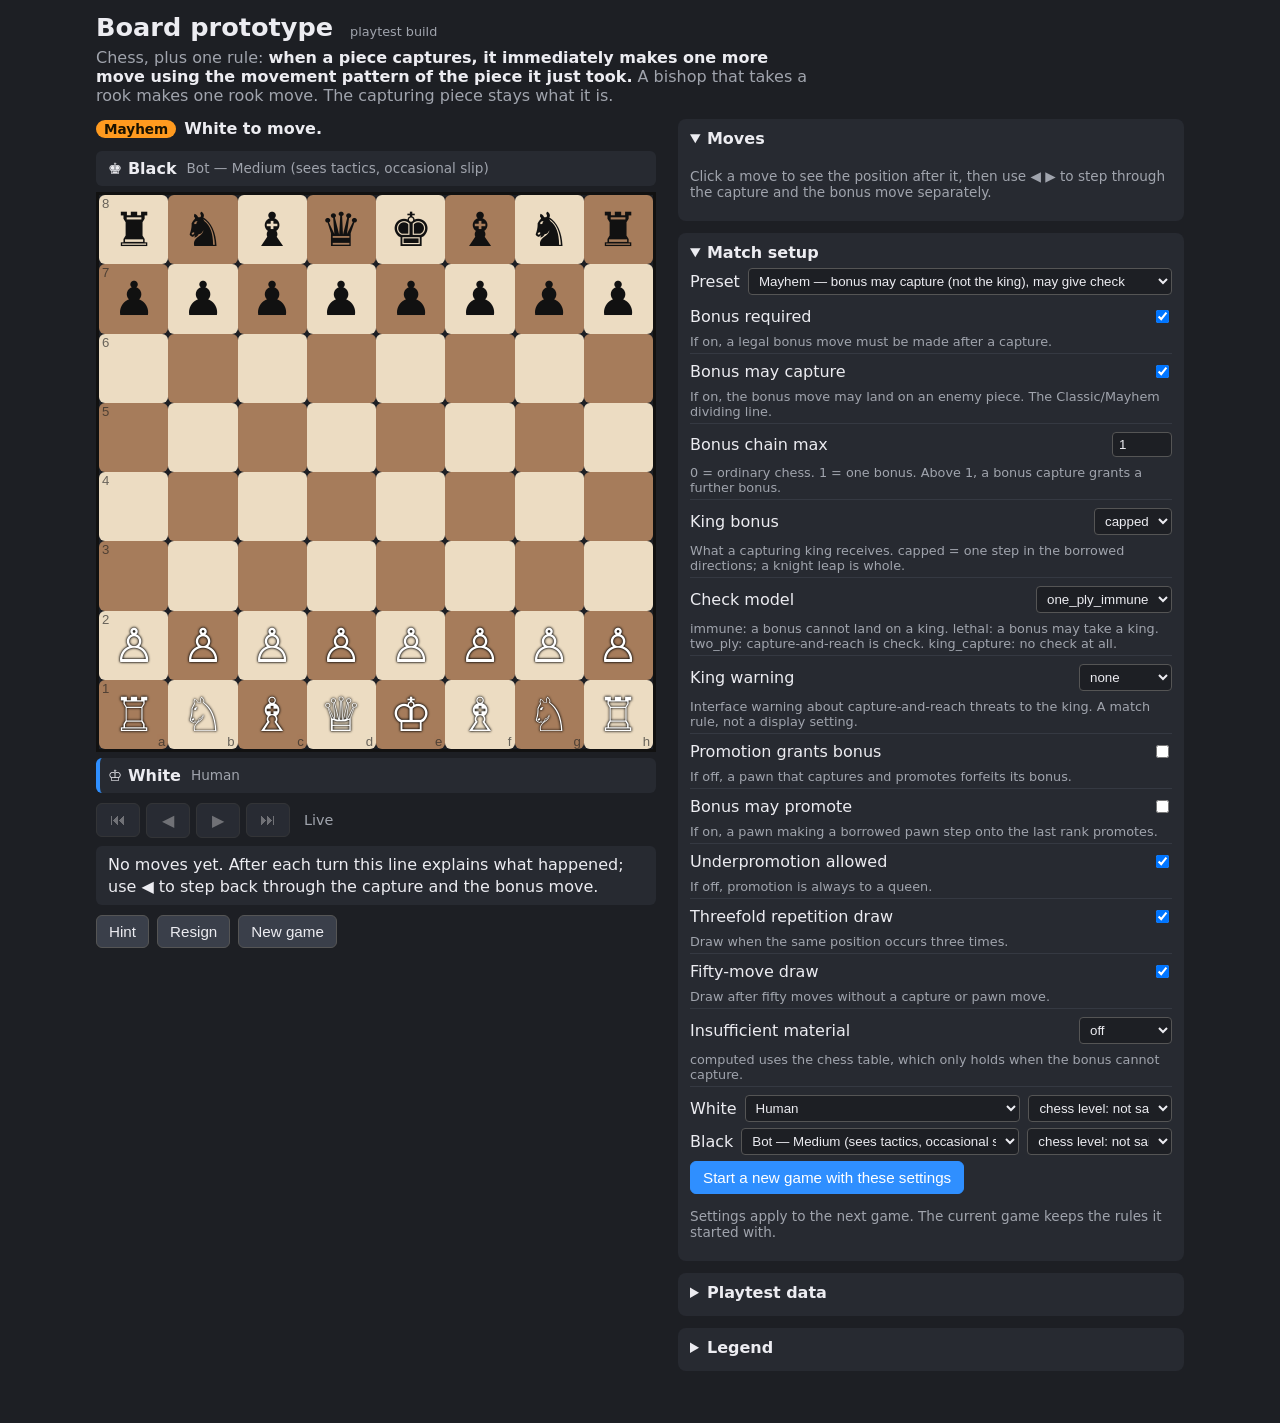
<file: index.html>
<!doctype html>
<html lang="en">
  <head>
    <meta charset="utf-8" />
    <meta name="viewport" content="width=device-width, initial-scale=1" />
    <title>Board prototype</title>
    <script type="module" crossorigin src="./assets/index-Je1gCCQc.js"></script>
    <link rel="stylesheet" crossorigin href="./assets/index-NHT0o5jd.css">
  </head>
  <body>
    <div id="app">
      <header>
        <h1>Board prototype <span class="tag">playtest build</span></h1>
        <p class="rule">
          Chess, plus one rule: <strong>when a piece captures, it immediately makes one more move using the movement pattern of the piece it just took.</strong>
          A bishop that takes a rook makes one rook move. The capturing piece stays what it is.
        </p>
      </header>
      <main>
        <section class="board-col">
          <div id="status" class="status"></div>
          <div id="settings-notice" class="notice" hidden>
            <span>Match setup has changed but the board is still running the old settings.</span>
            <button id="btn-notice-apply" type="button" class="primary">Start a new game with the new settings</button>
            <button id="btn-notice-revert" type="button">Revert to the running game's settings</button>
          </div>
          <div id="bonus-banner" class="banner" hidden></div>
          <div id="bar-b" class="player-bar"></div>
          <div id="board" class="board" aria-label="chess board"></div>
          <div id="bar-w" class="player-bar"></div>
          <div id="promo" class="promo" hidden></div>
          <div class="nav">
            <button id="nav-first" type="button" title="Start position (Home)">⏮</button>
            <button id="nav-back" type="button" title="Back one step (←)">◀</button>
            <button id="nav-fwd" type="button" title="Forward one step (→)">▶</button>
            <button id="nav-live" type="button" title="Back to the game (End)">⏭</button>
            <span id="nav-pos" class="nav-pos"></span>
          </div>
          <div id="frame-desc" class="frame-desc"></div>
          <div class="actions">
            <button id="btn-decline" hidden>Decline bonus</button>
            <button id="btn-hint" title="Show the move the Hard bot would play (logged with the game)">Hint</button>
            <button id="btn-resign">Resign</button>
            <button id="btn-new">New game</button>
          </div>
          <div id="result" class="result" hidden></div>
        </section>
        <aside class="side-col">
          <details open class="moves-panel">
            <summary>Moves</summary>
            <div id="moves" class="moves"></div>
            <p class="hint">Click a move to see the position after it, then use ◀ ▶ to step through the capture and the bonus move separately.</p>
          </details>
          <details open>
            <summary>Match setup</summary>
            <label class="row">Preset <select id="preset"></select></label>
            <div id="flags" class="flags"></div>
            <div class="seats">
              <label class="row">White <select id="seat-w"></select> <select id="exp-w"></select></label>
              <label class="row">Black <select id="seat-b"></select> <select id="exp-b"></select></label>
            </div>
            <button id="btn-apply" class="primary">Start a new game with these settings</button>
            <p class="hint">Settings apply to the next game. The current game keeps the rules it started with.</p>
          </details>
          <details>
            <summary>Playtest data</summary>
            <p id="stats" class="hint"></p>
            <div class="actions">
              <button id="btn-export">Export this game</button>
              <button id="btn-export-all">Export all stored games</button>
              <button id="btn-clear">Clear stored games</button>
            </div>
            <p class="hint">Every finished (or abandoned) game is stored in this browser. Please export all games and send the file back.</p>
          </details>
          <details>
            <summary>Legend</summary>
            <ul class="legend">
              <li><span class="swatch dest"></span> legal move</li>
              <li><span class="swatch dest-capture"></span> legal capture</li>
              <li><span class="swatch bonus-dest"></span> bonus destination (borrowed pattern)</li>
              <li><span class="swatch bonus-capture"></span> bonus capture (Mayhem only)</li>
              <li><span class="swatch check"></span> king in check</li>
              <li><span class="swatch warn-king"></span> king warning: a capture-and-reach combination can take the king here</li>
              <li><span class="swatch warn-dest"></span> king move that would still be exposed</li>
            </ul>
            <p class="hint">Notation: <code>Bxe5&gt;Re8</code> = bishop takes on e5, then moves as a rook to e8. <code>&gt;-</code> = bonus declined. <code>#K</code> = king taken.</p>
          </details>
        </aside>
      </main>
    </div>
  </body>
</html>
</file>
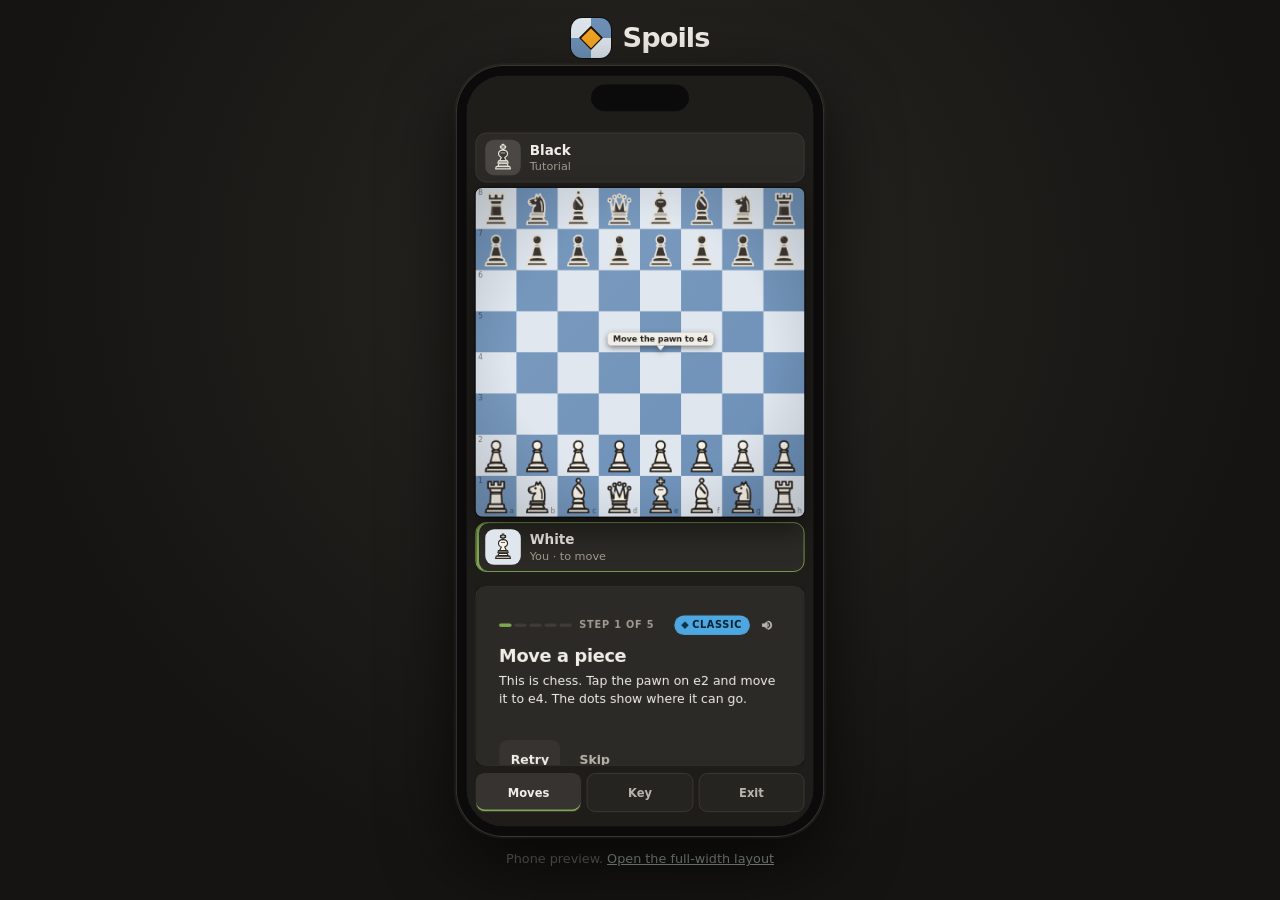
<file: play/index.html>
<!doctype html>
<html lang="en">
  <head>
    <meta charset="utf-8" />
    <meta name="viewport" content="width=device-width, initial-scale=1, viewport-fit=cover" />
    <meta http-equiv="Content-Security-Policy" content="default-src 'self'; style-src 'self' 'unsafe-inline'; img-src 'self' data:; worker-src 'self' blob:" />
    <meta name="theme-color" content="#1f1d1a" />
    <meta name="mobile-web-app-capable" content="yes" />
    <meta name="apple-mobile-web-app-capable" content="yes" />
    <meta name="apple-mobile-web-app-status-bar-style" content="black-translucent" />
    <meta name="apple-mobile-web-app-title" content="Spoils" />
    <link rel="manifest" href="./manifest.webmanifest" />
    <link rel="icon" href="./icons/icon-192.png" type="image/png" />
    <link rel="apple-touch-icon" href="./icons/apple-touch-icon.png" />
    <title>Spoils</title>
    <script type="module" crossorigin src="./assets/index-KZLcBamh.js"></script>
    <link rel="stylesheet" crossorigin href="./assets/index-DAPp97dF.css">
  </head>
  <body>
    <svg width="0" height="0" style="position:absolute" aria-hidden="true">
      <defs>
        <symbol id="i-play" viewBox="0 0 24 24"><path d="M4 4h16v16H4z M8 8h4v4H8z M12 12h4v4h-4z M8 16h4v4H8z M12 4h4v4h-4z M16 8h4v4h-4z" fill="currentColor" opacity=".9"/></symbol>
        <symbol id="i-puzzle" viewBox="0 0 24 24"><path d="M10 3a2 2 0 0 1 2 2v1h4a2 2 0 0 1 2 2v4h1a2 2 0 1 1 0 4h-1v4a2 2 0 0 1-2 2h-4v-1a2 2 0 1 0-4 0v1H4a2 2 0 0 1-2-2v-4h1a2 2 0 1 0 0-4H2V8a2 2 0 0 1 2-2h4V5a2 2 0 0 1 2-2z" fill="currentColor"/></symbol>
        <symbol id="i-learn" viewBox="0 0 24 24"><path d="M12 3 1 8l11 5 9-4.1V17h2V8L12 3z M5 12.5V17c0 1.7 3.1 3 7 3s7-1.3 7-3v-4.5l-7 3.2-7-3.2z" fill="currentColor"/></symbol>
        <symbol id="i-book" viewBox="0 0 24 24"><path d="M4 4h7a2 2 0 0 1 2 2v14a1 1 0 0 0-1-1H4V4z m16 0h-7a2 2 0 0 0-2 2v14a1 1 0 0 1 1-1h8V4z" fill="currentColor"/></symbol>
        <symbol id="i-replay" viewBox="0 0 24 24"><path d="M12 5V2L7 6l5 4V7a5 5 0 1 1-5 5H5a7 7 0 1 0 7-7z" fill="currentColor"/></symbol>
        <symbol id="i-settings" viewBox="0 0 24 24"><path d="M19.4 13a7.6 7.6 0 0 0 0-2l2-1.6-2-3.4-2.4 1a7.3 7.3 0 0 0-1.7-1L15 3.5H9l-.4 2.5a7.3 7.3 0 0 0-1.7 1l-2.4-1-2 3.4L4.6 11a7.6 7.6 0 0 0 0 2l-2 1.6 2 3.4 2.4-1a7.3 7.3 0 0 0 1.7 1l.4 2.5h6l.4-2.5a7.3 7.3 0 0 0 1.7-1l2.4 1 2-3.4-2.1-1.6zM12 15.5A3.5 3.5 0 1 1 12 8.5a3.5 3.5 0 0 1 0 7z" fill="currentColor"/></symbol>
        <symbol id="i-trophy" viewBox="0 0 24 24"><path d="M7 3h10v2h3v3a4 4 0 0 1-4 4h-.3A5 5 0 0 1 13 15v2h3v3H8v-3h3v-2a5 5 0 0 1-2.7-3H8a4 4 0 0 1-4-4V5h3V3zm11 4h-1v3a2 2 0 0 0 1-2V7zM7 7H6v1a2 2 0 0 0 1 2V7z" fill="currentColor"/></symbol>
        <symbol id="i-calendar" viewBox="0 0 24 24"><path d="M7 2h2v2h6V2h2v2h3a1 1 0 0 1 1 1v15a2 2 0 0 1-2 2H5a2 2 0 0 1-2-2V5a1 1 0 0 1 1-1h3V2zm-2 8v10h14V10H5zm2 2h3v3H7v-3z" fill="currentColor"/></symbol>
        <symbol id="i-sound" viewBox="0 0 24 24"><path d="M4 9v6h4l5 4V5L8 9H4zm11.5 3a3.5 3.5 0 0 0-2-3.2v6.4a3.5 3.5 0 0 0 2-3.2zm-2-7.5v2.1a5.5 5.5 0 0 1 0 10.8v2.1a7.5 7.5 0 0 0 0-15z" fill="currentColor"/></symbol>
        <symbol id="i-arrow" viewBox="0 0 24 24"><path d="M5 11h10.2l-4.6-4.6L12 5l7 7-7 7-1.4-1.4 4.6-4.6H5z" fill="currentColor"/></symbol>
        <symbol id="i-first" viewBox="0 0 24 24"><path d="M6 5h2v14H6zm12 0v14l-9-7z" fill="currentColor"/></symbol>
        <symbol id="i-prev" viewBox="0 0 24 24"><path d="M16 5v14l-9-7z" fill="currentColor"/></symbol>
        <symbol id="i-next" viewBox="0 0 24 24"><path d="M8 5v14l9-7z" fill="currentColor"/></symbol>
        <symbol id="i-last" viewBox="0 0 24 24"><path d="M16 5h2v14h-2zM6 5v14l9-7z" fill="currentColor"/></symbol>
      </defs>
    </svg>

    <div id="app" class="shell">
      <div id="live" class="sr-only" aria-live="polite" aria-atomic="true"></div>

      <nav class="rail" aria-label="Main">
        <div class="brand" title="Spoils"><span class="brand-mark" aria-hidden="true"><i></i><i></i><i></i><i></i><b></b></span></div>
        <button id="nav-play" class="rail-btn active" type="button"><svg><use href="#i-play"/></svg><span>Play</span></button>
        <button id="nav-puzzles" class="rail-btn" type="button"><svg><use href="#i-puzzle"/></svg><span>Puzzles</span></button>
        <button id="nav-learn" class="rail-btn" type="button"><svg><use href="#i-learn"/></svg><span>Learn</span></button>
        <button id="nav-rules" class="rail-btn" type="button"><svg><use href="#i-book"/></svg><span>Rules</span></button>
        <button id="nav-replays" class="rail-btn" type="button"><svg><use href="#i-replay"/></svg><span>Replays</span></button>
        <div class="rail-spacer"></div>
        <button id="nav-settings" class="rail-btn" type="button"><svg><use href="#i-settings"/></svg><span>Settings</span></button>
      </nav>

      <main class="content">
        <!-- Play: the app home screen -->
        <section id="screen-menu" class="screen">
          <div class="home">
            <header class="home-head">
              <div class="home-brand">
                <span class="brand-mark" aria-hidden="true"><i></i><i></i><i></i><i></i><b></b></span>
                <span class="brand-name">Spoils</span>
              </div>
              <div class="home-level"><div class="home-chips"><div id="m-streak" class="home-chip streak" hidden></div><div id="m-stats" class="home-chip"></div></div><div class="level-meter"><div id="m-level-bar" class="level-fill"></div></div></div>
            </header>
            <div class="hero-card">
              <div class="hero-eyebrow">Chess, plus one rule</div>
              <h1>Capture a piece.<br /><span class="accent">Borrow its move.</span></h1>
              <div class="board-frame preview" aria-hidden="true"><canvas id="preview-board"></canvas></div>
              <ol class="beats" aria-label="How a capture works">
                <li><span class="beat-mark step">1</span><span class="beat-body"><b data-str="beats.take"></b><span data-str="beats.takeSub"></span></span></li>
                <li><span class="beat-mark diamond"></span><span class="beat-body"><b data-str="beats.borrow"></b><span data-str="beats.borrowSub"></span></span></li>
                <li><span class="beat-mark dashed"></span><span class="beat-body"><b data-str="beats.strike"></b><span data-str="beats.strikeSub"></span></span></li>
              </ol>
            </div>
            <p id="m-first" class="notice-first" hidden data-str="menu.firstLaunch"></p>
            <div class="card play-card">
              <div id="mode-cards" class="segmented mode-seg" role="radiogroup" aria-label="Mode"></div>
              <p id="mode-blurb" class="mode-blurb"></p>
              <div id="advanced" class="advanced" hidden>
                <div class="advanced-head">
                  <strong>Custom rules — unranked.</strong> Every contested rule as a switch. Games are logged as custom.
                  <button id="adv-reset-mayhem" type="button" class="btn sm">Reset to Mayhem</button>
                  <button id="adv-reset-classic" type="button" class="btn sm">Reset to Classic</button>
                </div>
                <div id="flags" class="flags"></div>
              </div>
              <div class="field">
                <span class="field-label" data-str="menu.opponent"></span>
                <div id="m-opponents" class="opponents" role="radiogroup" aria-label="Opponent"></div>
                <select id="m-opponent" class="sr-only" aria-hidden="true" tabindex="-1">
                  <option value="medium">Marlow — Medium</option>
                  <option value="easy">Pip — Easy</option>
                  <option value="hard">Vesper — Hard</option>
                  <option value="human">A friend (hot seat)</option>
                </select>
              </div>
              <div class="field-rows">
                <span class="field-label" data-str="menu.colour"></span>
                <div id="m-colours" class="segmented" role="radiogroup" aria-label="You play"></div>
                <select id="m-colour" class="sr-only" aria-hidden="true" tabindex="-1">
                  <option value="w">White</option>
                  <option value="b">Black</option>
                  <option value="random">Random</option>
                </select>
                <span class="field-label" data-str="menu.clock"></span>
                <div id="m-clock" class="segmented" role="radiogroup" aria-label="Clock"></div>
              </div>
              <div class="hero-actions">
                <button id="m-resume" class="btn xl" hidden data-str="menu.resume"></button>
                <button id="m-start" class="btn primary xl" data-str="menu.play"></button>
              </div>
            </div>
            <div class="quick">
              <button id="m-puzzles" class="quick-btn" type="button"><svg><use href="#i-puzzle"/></svg><span data-str="menu.puzzles"></span><span id="q-puzzles" class="q-sub"></span></button>
              <button id="m-tutorial" class="quick-btn" type="button"><svg><use href="#i-learn"/></svg><span data-str="menu.tutorial"></span><span id="q-tutorial" class="q-sub"></span></button>
            </div>
            <div class="card ladder-card">
              <div class="card-title" data-str="progress.ladderTitle"></div>
              <p class="ladder-help" data-str="progress.ladderHelp"></p>
              <div id="m-ladder" class="ladder"></div>
            </div>
          </div>
        </section>

        <!-- Board screen: matches, puzzles, tutorial, replays -->
        <section id="screen-game" class="screen" hidden>
          <div class="game-layout">
            <div class="board-col">
              <div id="eval-bar" class="eval-bar" hidden aria-label="evaluation"><div class="eval-track"><div id="eval-fill" class="eval-fill"></div></div><span id="eval-score" class="eval-score"></span></div>
              <div id="bar-top" class="player-bar"></div>
              <div class="board-wrap">
                <div class="board-frame"><canvas id="board" aria-label="board" tabindex="0"></canvas>
                  <table id="board-a11y" class="sr-only" aria-label="Board position"><tbody></tbody></table>
                  <div id="drag-hint" class="drag-hint" hidden aria-hidden="true">
                    <span class="drag-finger"></span>
                    <span class="drag-label" data-str="hint.drag"></span>
                  </div>
                </div>
              </div>
              <div id="bar-bottom" class="player-bar"></div>
            </div>
            <aside class="side-col" data-panel="moves">
              <div class="side-panel">
              <div class="card status-card">
                <div id="status" class="status"></div>
                <div id="banner" class="banner" hidden></div>
                <div id="task" class="task" hidden>
                  <div class="task-head"><span id="task-steps" class="task-steps" aria-hidden="true"></span><span id="task-step" class="task-step"></span></div>
                  <div id="task-title" class="task-title"></div>
                  <div id="task-text"></div>
                  <div id="task-feedback" class="task-feedback"></div>
                  <div class="actions">
                    <button id="t-retry" class="btn sm" hidden data-str="action.retry"></button>
                    <button id="t-solution" class="btn sm" hidden data-str="action.showSolution"></button>
                    <button id="t-next" class="btn primary sm" hidden data-str="action.next"></button>
                    <button id="t-skip" class="btn sm ghost" hidden data-str="action.skip"></button>
                  </div>
                </div>
                <div id="desc" class="desc"></div>
                <div id="review" class="review" hidden></div>
              </div>
              <div id="moves-card" class="card moves-card">
                <div class="card-title row-between"><span data-str="moves.title"></span><span id="nav-pos" class="nav-pos"></span></div>
                <div id="moves-empty" class="moves-empty" data-str="moves.empty"></div>
                <div id="moves" class="moves"></div>
              </div>
              <details id="legend-card" class="card legend-card">
                <summary data-str="legend.title"></summary>
                <ul class="legend">
                  <li><span class="sw dot"></span> Legal move</li>
                  <li><span class="sw ring"></span> Legal capture</li>
                  <li><span class="sw diamond"></span> Bonus move</li>
                  <li><span class="sw dashed"></span> Bonus capture</li>
                  <li><span class="sw sel"></span> Selected / last move</li>
                  <li><span class="sw threat"></span> Bonus threat</li>
                  <li id="legend-hatch"><span class="sw hatch"></span> King can be taken</li>
                </ul>
              </details>
              </div>
              <div id="share-note" class="share-note" hidden></div>
              <div id="nav" class="nav" hidden>
                  <button id="nav-first" class="btn icon" type="button" title="Start (Home)" aria-label="Start"><svg><use href="#i-first"/></svg></button>
                  <button id="nav-back" class="btn icon" type="button" title="Back (←)" aria-label="Back"><svg><use href="#i-prev"/></svg></button>
                  <button id="nav-fwd" class="btn icon" type="button" title="Forward (→)" aria-label="Forward"><svg><use href="#i-next"/></svg></button>
                  <button id="nav-last" class="btn icon" type="button" title="End (End)" aria-label="End"><svg><use href="#i-last"/></svg></button>
              </div>
              <div class="actions game-actions">
                <button id="g-decline" class="btn sm" hidden title="D" data-str="action.decline"></button>
                <button id="g-hint" class="btn sm" hidden data-str="action.hint"></button>
                <button id="g-undo" class="btn sm ghost" type="button" hidden data-str="action.undo"></button>
                <button id="g-moves" class="btn sm ghost mobile-only tab" type="button" aria-pressed="true" data-str="action.moves"></button>
                <button id="g-marks" class="btn sm ghost mobile-only tab" type="button" aria-pressed="false" data-str="action.marks"></button>
                <button id="g-resign" class="btn sm ghost" data-str="action.resign"></button>
                <button id="g-exit" class="btn sm ghost mobile-only" type="button" hidden data-str="action.exit"></button>
              </div>
            </aside>
          </div>
          <div id="promo" class="modal" hidden>
            <div class="modal-card">
              <div class="modal-title" data-str="promo.title"></div>
              <div id="promo-choices" class="promo-choices"></div>
              <p class="hint" data-str="promo.hint"></p>
            </div>
          </div>
          <div id="confirm" class="modal" hidden>
            <div class="modal-card confirm-card">
              <div id="confirm-text" class="confirm-text"></div>
              <div class="modal-actions">
                <button id="c-yes" class="btn primary danger" type="button" data-str="action.resign"></button>
                <button id="c-no" class="btn ghost" type="button" data-str="confirm.keepPlaying"></button>
              </div>
            </div>
          </div>
          <div id="results" class="modal" hidden>
            <div class="modal-card results-card">
              <div id="results-figure" class="results-figure"></div>
              <div id="results-title" class="modal-title"></div>
              <p id="results-text"></p>
              <div id="results-xp" class="results-xp"></div>
              <div id="results-suggest" class="results-suggest" hidden>
                <span id="results-suggest-text"></span>
                <button id="r-suggest" class="btn sm primary" type="button"></button>
              </div>
              <div class="results-board"><canvas id="results-board" aria-label="final position"></canvas></div>
              <div class="modal-actions">
                <button id="r-rematch" class="btn primary" data-str="action.rematch"></button>
                <button id="r-swap" class="btn" data-str="action.rematchSwap"></button>
                <button id="r-review" class="btn" data-str="action.review"></button>
                <button id="r-share" class="btn" type="button" data-str="action.share"></button>
                <button id="r-menu" class="btn ghost" data-str="action.menu"></button>
              </div>
            </div>
          </div>
        </section>

        <!-- Puzzles hub -->
        <section id="screen-puzzles" class="screen" hidden>
          <div class="page wide">
            <header class="page-head">
              <div>
                <h2 data-str="puzzle.title"></h2>
                <p class="lead" data-str="puzzle.intro"></p>
              </div>
              <div id="p-pool" class="segmented" role="radiogroup" aria-label="Pool"></div>
            </header>
            <div class="stats">
              <div class="stat-tile">
                <div class="stat-label" data-str="puzzle.solvedLabel"></div>
                <div class="stat-value"><span id="p-solved"></span><small id="p-solved-total"></small></div>
                <div class="progress"><div id="p-bar" class="progress-fill"></div></div>
              </div>
              <div class="stat-tile">
                <div class="stat-label" data-str="puzzle.ratingLabel"></div>
                <div id="p-rating" class="stat-value"></div>
                <div id="p-rating-note" class="stat-note"></div>
              </div>
              <div class="stat-tile">
                <div class="stat-label" data-str="progress.streakLabel"></div>
                <div class="stat-value"><span id="p-streak"></span><i class="stat-diamond"></i></div>
                <div id="p-streak-note" class="stat-note"></div>
              </div>
            </div>
            <div class="puzzle-filters">
              <div class="filter-row"><span class="filter-label" data-str="puzzle.themeLabel"></span><div id="p-kind" class="segmented" role="radiogroup" aria-label="Theme"></div></div>
              <div class="filter-row"><span class="filter-label" data-str="puzzle.levelLabel"></span><div id="p-level" class="segmented" role="radiogroup" aria-label="Difficulty"></div></div>
            </div>
            <div class="puzzle-cards">
              <button id="p-continue" class="feature-card" type="button">
                <div class="feature-icon"><svg><use href="#i-puzzle"/></svg></div>
                <div class="feature-body">
                  <div class="feature-title" data-str="puzzle.sequence"></div>
                  <div id="p-next" class="feature-text"></div>
                </div>
                <svg class="feature-arrow"><use href="#i-arrow"/></svg>
              </button>
              <button id="p-daily" class="feature-card" type="button">
                <div class="feature-icon daily"><svg><use href="#i-calendar"/></svg></div>
                <div class="feature-body">
                  <div class="feature-title" data-str="puzzle.daily"></div>
                  <div id="p-daily-text" class="feature-text"></div>
                </div>
                <svg class="feature-arrow"><use href="#i-arrow"/></svg>
              </button>
            </div>
            <p id="p-progress" class="hint" hidden></p>
            <div class="menu-actions"><button id="p-back" class="btn ghost back" data-str="action.back"></button></div>
          </div>
        </section>

        <!-- Rules -->
        <section id="screen-rules" class="screen" hidden>
          <div class="page wide">
            <header class="page-head">
              <div>
                <h2 data-str="rules.title"></h2>
                <p class="lead" data-str="rules.lead"></p>
              </div>
            </header>
            <div class="rules-layout">
              <article class="rules-text">
                <section class="rules-section">
                  <h3 data-str="rules.h1"></h3>
                  <p data-str="rules.body1"></p>
                </section>
                <section class="rules-section">
                  <h3 data-str="rules.h2"></h3>
                  <p data-str="rules.body2"></p>
                </section>
                <section class="rules-section">
                  <h3 data-str="rules.h3"></h3>
                  <div class="mode-rows">
                    <div class="mode-row"><span class="mode mayhem">Mayhem</span><p data-str="rules.body3"></p></div>
                    <div class="mode-row"><span class="mode classic">Classic</span><p data-str="rules.body4"></p></div>
                  </div>
                </section>
                <section class="rules-section">
                  <h3 data-str="rules.h4"></h3>
                  <ul class="legend two-col">
                    <li><span class="sw dot"></span> legal move</li>
                    <li><span class="sw ring"></span> legal capture</li>
                    <li><span class="sw diamond"></span> bonus destination</li>
                    <li><span class="sw dashed"></span> bonus capture (Mayhem)</li>
                  </ul>
                </section>
                <div class="menu-actions">
                  <button id="rules-tutorial" class="btn primary" data-str="rules.tryIt"></button>
                  <button id="rules-back" class="btn ghost back" data-str="action.back"></button>
                </div>
              </article>
              <aside class="card demo-wrap">
                <div class="card-title" data-str="rules.demoTitle"></div>
                <div class="board-frame small"><canvas id="demo-board" aria-label="demonstration" class="demo-board"></canvas></div>
                <p class="demo-caption" data-str="rules.demo"></p>
              </aside>
            </div>
          </div>
        </section>

        <!-- Replays -->
        <section id="screen-replays" class="screen" hidden>
          <div class="page wide">
            <header class="page-head">
              <div>
                <h2 data-str="replays.title"></h2>
                <p class="lead" data-str="replays.lead"></p>
              </div>
              <button id="replays-back" class="btn ghost back" data-str="action.back"></button>
            </header>
            <div id="replay-empty" class="empty-state" hidden>
              <svg><use href="#i-replay"/></svg>
              <p data-str="replays.empty"></p>
              <button id="replays-play" class="btn primary" data-str="replays.play"></button>
            </div>
            <div id="replay-list" class="replay-list"></div>
          </div>
        </section>

        <!-- Settings -->
        <section id="screen-settings" class="screen" hidden>
          <div class="page wide">
            <header class="page-head">
              <div>
                <h2 data-str="settings.title"></h2>
                <p class="lead" data-str="settings.lead"></p>
              </div>
              <button id="s-back" class="btn ghost back" data-str="action.back"></button>
            </header>
            <div class="settings-grid">
              <section class="card settings-section">
                <div class="card-title" data-str="settings.appearance"></div>
                <div class="setting">
                  <div class="setting-label"><span data-str="settings.board"></span><span class="setting-help" data-str="settings.boardHelp"></span></div>
                  <div id="s-board" class="swatches" role="radiogroup" aria-label="Board colours"></div>
                </div>
                <div class="setting inline">
                  <div class="setting-head">
                    <div class="setting-label"><span data-str="settings.theme"></span></div>
                    <select id="s-theme">
                      <option value="ledger">Ledger</option>
                      <option value="greybox">Greybox</option>
                    </select>
                  </div>
                  <span class="setting-help" data-str="settings.themeHelp"></span>
                </div>
                <div class="setting">
                  <div class="setting-label"><span data-str="settings.uiScale"></span><span class="setting-help" data-str="settings.uiScaleHelp"></span></div>
                  <div id="s-scale" class="segmented" role="radiogroup" aria-label="Interface size"></div>
                </div>
              </section>
              <section class="card settings-section">
                <div class="card-title" data-str="settings.motionSound"></div>
                <div class="setting">
                  <div class="setting-label"><span data-str="settings.animation"></span><span class="setting-help" data-str="settings.animationHelp"></span><span id="s-anim-system" class="setting-note" hidden data-str="settings.animationSystem"></span></div>
                  <div id="s-anim" class="segmented" role="radiogroup" aria-label="Animation"></div>
                </div>
                <div class="setting">
                  <div class="setting-head">
                    <div class="setting-label"><span data-str="settings.sound"></span><span class="setting-help" data-str="settings.soundHelp"></span></div>
                    <span id="s-volume-value" class="volume-value"></span>
                  </div>
                  <div class="volume-row">
                    <svg class="volume-icon"><use href="#i-sound"/></svg>
                    <input id="s-volume" type="range" min="0" max="100" step="5" aria-label="Sound volume" />
                    <button id="s-test" class="btn sm" type="button" data-str="settings.testSound"></button>
                  </div>
                </div>
              </section>
              <section class="card settings-section controls">
                <div class="card-title" data-str="settings.controls"></div>
                <div class="bindings-grid">
                  <div>
                    <div class="bindings-head" data-str="settings.keys"></div>
                    <div id="s-keys" class="bindings"></div>
                  </div>
                  <div>
                    <div class="bindings-head" data-str="settings.pad"></div>
                    <div id="s-buttons" class="bindings"></div>
                  </div>
                </div>
                <div class="menu-actions">
                  <button id="s-reset" class="btn ghost" data-str="settings.reset"></button>
                </div>
              </section>
              <section class="card settings-section">
                <div class="card-title" data-str="settings.data"></div>
                <div class="setting">
                  <div class="setting-label"><span data-str="settings.exportLog"></span><span class="setting-help" data-str="settings.exportLogHelp"></span></div>
                  <div class="actions">
                    <button id="s-export-log" class="btn sm" type="button" data-str="settings.exportLogButton"></button>
                  </div>
                </div>
              </section>
            </div>
          </div>
        </section>
      </main>
    </div>
  </body>
</html>
</file>
<file: assets/index-NHT0o5jd.css>
:root{--bg: #1d1f24;--panel: #272a31;--text: #ececf1;--muted: #a0a4ad;--light: #ecdcc2;--dark: #a67c5b;--sel: #2f8fff;--bonus: #ff9a1f;--danger: #e0245e;--check: #ff3b3b}*{box-sizing:border-box}[hidden]{display:none!important}body{margin:0;font-family:system-ui,-apple-system,Segoe UI,Roboto,sans-serif;background:var(--bg);color:var(--text)}#app{max-width:1120px;margin:0 auto;padding:12px 16px 40px}h1{margin:0 0 6px;font-size:1.6rem}.tag{font-size:.8rem;color:var(--muted);font-weight:400;margin-left:8px}.rule{margin:0 0 14px;color:var(--muted);max-width:70ch}.rule strong{color:var(--text)}main{display:grid;grid-template-columns:minmax(0,560px) minmax(0,1fr);gap:22px;align-items:start}@media (max-width: 860px){main{grid-template-columns:minmax(0,1fr)}}select{max-width:100%;min-width:0}.row select{flex:1 1 auto;min-width:0}.status{min-height:1.6em;font-weight:600;margin-bottom:6px}.notice{background:#3b2f10;border:2px solid var(--bonus);color:var(--text);padding:10px 12px;border-radius:6px;margin-bottom:8px;display:flex;flex-wrap:wrap;gap:8px;align-items:center}.notice span{flex:1 1 100%;font-weight:600}.board.locked{opacity:.55;pointer-events:none}button.attention{box-shadow:0 0 0 3px var(--bonus)}.mode{display:inline-block;padding:1px 8px;border-radius:999px;background:var(--bonus);color:#1a1200;margin-right:8px;font-size:.85em}.mode.classic{background:#4cc3ff;color:#04202e}.mode.custom{background:#b39ddb;color:#1c1230}.banner{background:var(--bonus);color:#1a1200;font-weight:700;padding:8px 12px;border-radius:6px;margin-bottom:8px}.board{display:grid;grid-template-columns:repeat(8,minmax(0,1fr));grid-template-rows:repeat(8,minmax(0,1fr));width:100%;max-width:560px;aspect-ratio:1;border:3px solid #111;user-select:none;container-type:inline-size}.cell{position:relative;border:0;padding:0;margin:0;min-width:0;min-height:0;font-size:8.5cqw;line-height:1;cursor:pointer;display:flex;align-items:center;justify-content:center;overflow:hidden}.cell.light{background:var(--light)}.cell.dark{background:var(--dark)}.piece{position:relative;z-index:2}.piece.w{color:#fff;text-shadow:0 0 2px #000,0 0 3px #000}.piece.b{color:#111}.coord{position:absolute;font-size:.28em;opacity:.65;z-index:1;color:#222}.coord.rank{top:2px;left:3px}.coord.file{bottom:1px;right:3px}.cell.last{background-image:linear-gradient(#ffeb3b59,#ffeb3b59)}.cell.selected{box-shadow:inset 0 0 0 4px var(--sel)}.cell.dest:after{content:"";position:absolute;width:28%;height:28%;border-radius:50%;background:#00000061}.cell.dest-capture:after{content:"";position:absolute;inset:7%;border-radius:50%;border:4px solid rgba(0,0,0,.45)}.cell.bonus-dest:after{content:"";position:absolute;width:34%;height:34%;background:var(--bonus);transform:rotate(45deg);box-shadow:0 0 0 2px #1a1200}.cell.bonus-capture:after{content:"";position:absolute;inset:14%;border:4px dashed var(--bonus);transform:rotate(45deg)}.cell.bonus-origin{box-shadow:inset 0 0 0 4px var(--bonus)}.cell.check{background-image:radial-gradient(circle,rgba(255,59,59,.75) 0%,rgba(255,59,59,.25) 55%,transparent 72%)}.cell.warn-king{box-shadow:inset 0 0 0 4px var(--danger);background-image:repeating-linear-gradient(45deg,rgba(224,36,94,.4) 0 6px,transparent 6px 12px)}.cell.warn-dest:before{content:"!";position:absolute;top:1px;right:5px;font-size:.5em;font-weight:900;color:var(--danger);z-index:3}.cell.warn-board{background-image:repeating-linear-gradient(-45deg,rgba(224,36,94,.28) 0 4px,transparent 4px 8px)}.promo{margin-top:8px;padding:8px;background:var(--panel);border-radius:6px}.promo button{font-size:2rem;margin-right:6px;min-width:56px}.actions{margin-top:10px;display:flex;gap:8px;flex-wrap:wrap}button{background:#3a3f4a;color:var(--text);border:1px solid #555;border-radius:6px;padding:7px 12px;cursor:pointer;font-size:.95rem}button:hover{background:#474d5a}button.primary{background:var(--sel);border-color:var(--sel);color:#fff}.result{margin-top:12px;padding:10px 12px;background:var(--panel);border-left:4px solid var(--bonus);border-radius:6px;font-weight:600}details{background:var(--panel);border-radius:8px;padding:8px 12px;margin-bottom:12px}summary{cursor:pointer;font-weight:600;margin:2px 0 6px}.row{display:flex;align-items:center;gap:8px;margin:6px 0}select,input[type=number]{background:#1d1f24;color:var(--text);border:1px solid #555;border-radius:4px;padding:4px 6px}.flags{display:grid;grid-template-columns:1fr;gap:4px;margin:8px 0}.flag{display:grid;grid-template-columns:1fr auto;align-items:center;gap:8px;padding:4px 0;border-bottom:1px solid #353942}.flag .help{grid-column:1 / -1;color:var(--muted);font-size:.8rem}.hint{color:var(--muted);font-size:.85rem}.moves{max-height:320px;overflow:auto;font-family:ui-monospace,Consolas,monospace;font-size:.92rem;display:grid;grid-template-columns:3.2em 1fr 1fr;align-content:start}.moves .num{color:var(--muted);padding:4px 6px;background:#22252c}.moves .san{text-align:left;background:transparent;border:0;border-radius:3px;padding:4px 8px;color:var(--text);font:inherit;cursor:pointer}.moves .san:hover{background:#3a3f4a}.moves .san.current{background:var(--sel);color:#fff}.moves .san.empty{cursor:default}.player-bar{display:flex;align-items:center;gap:10px;padding:6px 8px;margin:6px 0;background:var(--panel);border-radius:6px;min-height:2.2em;border-left:4px solid transparent}.player-bar.to-move{border-left-color:var(--sel)}.player-bar .who{font-weight:600}.player-bar .sub{color:var(--muted);font-size:.85rem}.player-bar .captured{margin-left:auto;font-size:1.1rem;letter-spacing:-2px;color:#cfd3da}.player-bar .adv{color:var(--muted);font-size:.85rem;min-width:2.5em;text-align:right}.nav{display:flex;align-items:center;gap:6px;margin-top:10px}.nav button{min-width:44px;font-size:1rem}.nav button:disabled{opacity:.4;cursor:default}.nav-pos{margin-left:8px;color:var(--muted);font-size:.9rem}.frame-desc{margin-top:8px;padding:8px 12px;background:var(--panel);border-radius:6px;min-height:2.4em;line-height:1.35}.frame-desc.viewing{border-left:4px solid var(--sel)}.frame-desc .beat{display:inline-block;font-size:.75rem;font-weight:700;text-transform:uppercase;letter-spacing:.04em;color:var(--bonus);margin-right:8px}.cell.hint-from{box-shadow:inset 0 0 0 4px #2ee6a6}.cell.hint-to:before{content:"";position:absolute;inset:10%;border:4px solid #2ee6a6;border-radius:50%;z-index:1}.cell.hint-bonus:before{content:"";position:absolute;inset:12%;border:4px dashed #2ee6a6;transform:rotate(45deg);z-index:1}.frame-desc.hint{border-left:4px solid #2ee6a6}.frame-desc.hint .beat{color:#2ee6a6}.cell.trail{background-image:linear-gradient(#ffeb3b29,#ffeb3b29)}.board.viewing{outline:3px solid var(--sel)}.legend{list-style:none;padding:0;margin:0;font-size:.9rem}.legend li{display:flex;align-items:center;gap:8px;margin:4px 0}.swatch{display:inline-block;width:22px;height:22px;background:var(--light);position:relative;flex:none}.swatch.dest:after{content:"";position:absolute;inset:36%;border-radius:50%;background:#00000061}.swatch.dest-capture:after{content:"";position:absolute;inset:2px;border-radius:50%;border:3px solid rgba(0,0,0,.45)}.swatch.bonus-dest:after{content:"";position:absolute;inset:30%;background:var(--bonus);transform:rotate(45deg)}.swatch.bonus-capture:after{content:"";position:absolute;inset:3px;border:3px dashed var(--bonus);transform:rotate(45deg)}.swatch.check{background-image:radial-gradient(circle,rgba(255,59,59,.75),transparent 72%)}.swatch.warn-king{box-shadow:inset 0 0 0 3px var(--danger);background-image:repeating-linear-gradient(45deg,rgba(224,36,94,.4) 0 4px,transparent 4px 8px)}.swatch.warn-dest:after{content:"!";position:absolute;right:3px;top:-2px;color:var(--danger);font-weight:900}code{background:#1d1f24;padding:1px 4px;border-radius:3px}
</file>
<file: play/assets/index-DAPp97dF.css>
:root{--bg: #1f1d1a;--bg-2: #262421;--surface: #2c2a26;--surface-2: #363330;--line: #3f3b36;--text: #f1eee8;--text-2: #b9b4ab;--text-3: #a19b91;--accent: #7fa650;--accent-2: #93bb5f;--accent-ink: #10200a;--bonus: #f5a623;--bonus-ink: #1f1400;--classic: #4ea7e0;--custom: #b39ddb;--danger: #ef6b78;--warn: #e0245e;--ok: #55d6a2;--radius: 10px;--radius-sm: 6px;--shadow: 0 8px 24px rgba(0, 0, 0, .35);--shadow-sm: 0 2px 6px rgba(0, 0, 0, .3);--rail: 76px;--side: 340px;--font: "Segoe UI", system-ui, -apple-system, Roboto, "Helvetica Neue", sans-serif}*{box-sizing:border-box}[hidden]{display:none!important}html,body{margin:0;height:100%;background:var(--bg);color:var(--text);font-family:var(--font);line-height:1.4}h1,h2,h3{margin:0;letter-spacing:-.01em}h1{font-size:2.2rem;line-height:1.15}h2{font-size:1.6rem;margin-bottom:6px}p{margin:0 0 12px}.sr-only{position:absolute;width:1px;height:1px;overflow:hidden;clip:rect(0 0 0 0);white-space:nowrap}.hint{color:var(--text-3);font-size:.85rem}.lead{color:var(--text-2);font-size:1.05rem;max-width:60ch}.accent{color:var(--accent-2)}.btn,button{font-family:inherit;font-size:.95rem;font-weight:600;color:var(--text);background:var(--surface-2);border:1px solid transparent;border-radius:var(--radius-sm);padding:9px 16px;cursor:pointer;box-shadow:inset 0 -2px #00000040;transition:background .12s ease,transform .06s ease}.btn:hover,button:hover{background:#403c38}.btn:active,button:active{transform:translateY(1px);box-shadow:none}.btn.primary,button.primary{background:var(--accent);color:var(--accent-ink);box-shadow:inset 0 -3px #00000040}.btn.primary:hover,button.primary:hover{background:var(--accent-2)}.btn.ghost{background:transparent;box-shadow:none;color:var(--text-2)}.btn.ghost:hover{background:var(--surface-2);color:var(--text)}.btn.sm{padding:6px 12px;font-size:.85rem}.btn.xl{padding:14px 32px;font-size:1.15rem;border-radius:var(--radius)}button:disabled{opacity:.45;cursor:default;transform:none}button:focus-visible,select:focus-visible,canvas:focus-visible,input:focus-visible{outline:3px solid rgba(127,166,80,.7);outline-offset:2px}select,input[type=number]{font-family:inherit;font-size:.95rem;background:var(--bg-2);color:var(--text);border:1px solid var(--line);border-radius:var(--radius-sm);padding:8px 10px}input[type=range]{width:100%;accent-color:var(--accent)}.actions{display:flex;gap:8px;flex-wrap:wrap}.shell{display:grid;grid-template-columns:var(--rail) minmax(0,1fr);height:100%}.rail{background:var(--bg-2);border-right:1px solid var(--line);display:flex;flex-direction:column;align-items:stretch;padding:10px 8px;gap:4px}.rail-btn{background:transparent;box-shadow:none;border-radius:var(--radius-sm);padding:8px 4px;display:grid;justify-items:center;gap:3px;color:var(--text-2);font-size:.7rem;font-weight:600}.rail-btn svg{width:22px;height:22px}.rail-btn:hover{background:var(--surface);color:var(--text)}.rail-btn.active{color:var(--text);background:var(--surface);box-shadow:inset 3px 0 0 var(--accent)}.rail-spacer{flex:1}.content{min-width:0;min-height:0;overflow:auto}.screen{min-height:100%}.page{max-width:760px;margin:0 auto;padding:28px 24px 40px}.page.wide{max-width:1040px}.card{background:var(--surface);border:1px solid var(--line);border-radius:var(--radius);padding:14px 16px;box-shadow:var(--shadow-sm)}.card+.card{margin-top:14px}.card-title{font-size:.8rem;font-weight:700;text-transform:uppercase;letter-spacing:.06em;color:var(--text-3);margin-bottom:10px}.row-between{display:flex;justify-content:space-between;align-items:baseline}.stat{font-size:1.05rem;font-weight:600}.play-layout{display:grid;grid-template-columns:minmax(0,1.1fr) minmax(320px,460px);gap:28px;max-width:1120px;margin:0 auto;padding:40px 28px;align-items:start}.hero-eyebrow{color:var(--accent-2);font-weight:700;text-transform:uppercase;letter-spacing:.08em;font-size:.78rem;margin-bottom:10px}.hero h1{margin-bottom:14px}.hero .rule{color:var(--text-2);font-size:1.05rem;max-width:52ch}.hero-actions{display:flex;gap:12px;align-items:center;margin:22px 0 10px;flex-wrap:wrap}.notice-first{background:#7fa65024;border-left:4px solid var(--accent);padding:10px 12px;border-radius:var(--radius-sm);color:var(--text);max-width:52ch}.setup.card{padding:18px}.mode-cards{display:grid;gap:8px;margin-bottom:14px}.mode-card{text-align:left;background:var(--bg-2);border:2px solid var(--line);border-radius:var(--radius);padding:10px 12px;cursor:pointer;display:grid;gap:4px;box-shadow:none}.mode-card:hover{background:#2a2825}.mode-card.selected{border-color:var(--accent);background:#7fa6501a}.mode-card .mode-title{font-size:1.05rem;font-weight:700;display:flex;align-items:center;gap:8px}.mode-tag{font-size:.66rem;font-weight:700;text-transform:uppercase;letter-spacing:.05em;padding:2px 7px;border-radius:999px;background:var(--bonus);color:var(--bonus-ink)}.mode-card.classic .mode-tag{background:var(--classic);color:#04202e}.mode-card.custom .mode-tag{background:var(--custom);color:#1c1230}.mode-tagline{color:var(--text);font-size:.9rem}.mode-dividing{color:var(--text-3);font-size:.8rem}.mode-card:not(.selected) .mode-dividing{display:none}.menu-grid{display:grid;grid-template-columns:1fr 1fr;gap:10px 14px;margin-bottom:14px}.menu-grid label{display:grid;gap:4px;font-size:.8rem;font-weight:600;color:var(--text-3);text-transform:uppercase;letter-spacing:.05em}.menu-grid select{text-transform:none;letter-spacing:0;font-weight:500}.quick{display:grid;grid-template-columns:1fr 1fr;gap:8px;margin-bottom:12px}.quick-btn{display:flex;align-items:center;gap:10px;background:var(--bg-2);box-shadow:none;border:1px solid var(--line);padding:10px 12px;font-weight:600}.quick-btn svg{width:20px;height:20px;color:var(--accent-2)}.quick-btn:hover{border-color:var(--accent)}.menu-actions{display:flex;gap:10px;flex-wrap:wrap;align-items:center;margin-top:8px}.advanced{background:var(--bg-2);border:1px solid var(--custom);border-radius:var(--radius);padding:10px 12px;margin-bottom:12px}.advanced-head{color:var(--text-2);font-size:.85rem;display:flex;flex-wrap:wrap;gap:8px;align-items:center}.advanced-head strong{color:var(--custom)}.flags{display:grid;gap:2px;margin-top:8px;max-height:34vh;overflow:auto}.flag{display:grid;grid-template-columns:1fr auto;align-items:center;gap:8px;padding:5px 0;border-bottom:1px solid var(--line);font-size:.88rem}.flag .help{grid-column:1 / -1;color:var(--text-3);font-size:.76rem}.game-layout{display:grid;grid-template-columns:minmax(0,1fr) var(--side);gap:20px;height:100%;padding:14px 20px;max-width:1400px;margin:0 auto}.board-col{display:grid;grid-template-rows:auto auto minmax(0,1fr) auto;gap:8px;min-height:0;justify-items:center}.board-wrap{display:grid;place-items:center;min-height:0;width:100%}.board-frame{width:min(100%,calc(100vh - 170px));aspect-ratio:1;border-radius:8px;overflow:hidden;box-shadow:0 12px 34px #00000080,0 0 0 1px #0009;background:#000}.board-frame.small{width:min(100%,340px);box-shadow:var(--shadow)}.board-frame.preview{width:min(100%,420px);margin-top:26px;transform:perspective(900px) rotateX(14deg);transform-origin:50% 100%;box-shadow:0 30px 50px #00000080,0 0 0 1px #0009}.board-frame.preview canvas{pointer-events:none}#board,#preview-board,.demo-board{display:block;width:100%;height:100%;touch-action:none}.player-bar{width:min(100%,calc(100vh - 170px));display:flex;align-items:center;gap:12px;padding:6px 10px;background:var(--surface);border:1px solid var(--line);border-radius:var(--radius-sm);min-height:48px}.player-bar .who{font-weight:700;display:flex;align-items:center;gap:10px}.player-bar .who:before{content:attr(data-initial);width:32px;height:32px;border-radius:8px;display:grid;place-items:center;background:var(--surface-2);font-size:1.2rem}.player-bar .sub{color:var(--text-3);font-size:.82rem}.player-bar .captured{margin-left:auto;letter-spacing:-2px;font-size:1.15rem;color:var(--text-2)}.player-bar .adv{color:var(--accent-2);font-weight:700;font-size:.85rem;min-width:2.2em;text-align:right}.player-bar.to-move{border-color:var(--accent);box-shadow:0 0 0 1px #7fa65066}.side-col{display:flex;flex-direction:column;gap:12px;min-height:0}.status{font-weight:700;min-height:1.5em;display:flex;align-items:center;gap:8px;flex-wrap:wrap}.mode{display:inline-block;padding:2px 9px;border-radius:999px;background:var(--bonus);color:var(--bonus-ink);font-size:.72rem;font-weight:800;text-transform:uppercase;letter-spacing:.05em}.mode.classic{background:var(--classic);color:#04202e}.mode.custom{background:var(--custom);color:#1c1230}.banner{margin-top:10px;background:var(--bonus);color:var(--bonus-ink);font-weight:700;padding:10px 12px;border-radius:var(--radius-sm)}.task{margin-top:10px;background:#7fa6501a;border-left:4px solid var(--accent);border-radius:var(--radius-sm);padding:10px 12px;display:grid;gap:8px}.task-title{font-weight:700}.task-feedback{min-height:1.3em;color:var(--ok);font-weight:600}.task-feedback.bad{color:var(--danger)}.desc{margin-top:10px;color:var(--text-2);line-height:1.4;min-height:2.4em}.desc .beat{display:inline-block;font-size:.7rem;font-weight:800;text-transform:uppercase;letter-spacing:.06em;color:var(--bonus);margin-right:8px}.moves-card{display:flex;flex-direction:column;flex:1 1 auto;min-height:140px}.moves{flex:1 1 auto;min-height:0;overflow:auto;font-variant-numeric:tabular-nums;font-size:.92rem;display:grid;grid-template-columns:2.6em 1fr 1fr;align-content:start}.moves>span{padding:4px 8px}.moves .num{color:var(--text-3);background:var(--bg-2)}.moves>span:nth-child(6n+1),.moves>span:nth-child(6n+2),.moves>span:nth-child(6n+3){background:#ffffff06}.moves>span.current{background:#7fa65040;color:var(--text);border-radius:4px}.nav{display:flex;gap:6px;margin-top:8px}.nav-pos{font-size:.78rem;color:var(--text-3);text-transform:none;letter-spacing:0}.legend-card summary{cursor:pointer;font-size:.85rem;color:var(--text-2)}.legend{list-style:none;padding:0;margin:8px 0 0;font-size:.82rem;color:var(--text-2)}.legend li{display:flex;align-items:center;gap:8px;margin:4px 0}.sw{width:20px;height:20px;background:#dfe6ee;position:relative;flex:none;border-radius:3px}.sw.dot:after{content:"";position:absolute;inset:33%;border-radius:50%;background:#00000040}.sw.ring:after{content:"";position:absolute;inset:2px;border-radius:50%;border:3px solid rgba(0,0,0,.25)}.sw.diamond:after{content:"";position:absolute;inset:30%;background:var(--bonus);transform:rotate(45deg)}.sw.dashed:after{content:"";position:absolute;inset:3px;border:3px dashed var(--bonus);transform:rotate(45deg)}.sw.sel{background:#ffd50099}.sw.threat:after{content:"";position:absolute;inset:15%;border-radius:50%;background:radial-gradient(circle,#e0245eb3,#e0245e00)}.sw.hatch{box-shadow:inset 0 0 0 3px var(--warn);background-image:repeating-linear-gradient(45deg,rgba(224,36,94,.4) 0 4px,transparent 4px 8px)}.modal{position:fixed;inset:0;background:#0009;display:grid;place-items:center;z-index:10;backdrop-filter:blur(2px)}.modal-card{background:var(--surface);border:1px solid var(--line);border-radius:14px;padding:24px 28px;min-width:320px;max-width:480px;box-shadow:var(--shadow);text-align:center}.modal-title{font-size:1.6rem;font-weight:800;margin-bottom:6px}.modal-actions{display:flex;gap:10px;margin-top:16px;justify-content:center;flex-wrap:wrap}.results-card .trophy{width:44px;height:44px;color:var(--bonus);margin-bottom:6px}.promo-choices{display:flex;gap:10px;margin:10px 0;justify-content:center}.promo-choices button{font-size:2.2rem;min-width:64px;line-height:1.2}.rules-layout{display:grid;grid-template-columns:minmax(0,1fr) 380px;gap:16px;align-items:start}.demo-wrap{display:grid;justify-items:center;gap:10px}.replay-list{display:grid;gap:6px;max-height:55vh;overflow:auto}.replay-list button{text-align:left;background:var(--bg-2);box-shadow:none;border:1px solid var(--line);font-weight:500}.replay-list button:hover{border-color:var(--accent)}.bindings{display:grid;grid-template-columns:1fr auto auto;gap:6px 12px;align-items:center;font-size:.9rem;margin-bottom:12px}.bindings .keys{font-family:ui-monospace,Consolas,monospace;color:var(--text-3)}.tag{font-size:.8rem;color:var(--text-3);font-weight:400;margin-left:8px}@media (max-width: 1000px){.play-layout,.rules-layout{grid-template-columns:minmax(0,1fr)}.game-layout{grid-template-columns:minmax(0,1fr);height:auto}.board-frame,.player-bar{width:min(100%,calc(100vh - 220px))}}@media (max-width: 640px){.shell{grid-template-columns:1fr;grid-template-rows:minmax(0,1fr) auto}.rail{order:2;flex-direction:row;border-right:0;border-top:1px solid var(--line);padding:6px}.brand,.rail-spacer{display:none}.rail-btn{flex:1}.menu-grid,.quick{grid-template-columns:1fr}.play-layout{padding:20px 16px}}@keyframes screen-in{0%{opacity:0}to{opacity:1}}.screen:not([hidden]){animation:screen-in .18s ease-out}@media (prefers-reduced-motion: reduce){.screen:not([hidden]){animation:none}}.page-head{display:flex;justify-content:space-between;align-items:flex-end;gap:16px;flex-wrap:wrap;margin-bottom:18px}.page-head h2{font-size:1.9rem;margin-bottom:4px}.page-head .lead{margin:0}.segmented{display:inline-flex;background:var(--bg-2);border:1px solid var(--line);border-radius:999px;padding:3px;gap:2px}.segmented .seg{background:transparent;box-shadow:none;border-radius:999px;padding:6px 14px;font-size:.85rem;color:var(--text-2)}.segmented .seg:hover{color:var(--text);background:var(--surface-2)}.segmented .seg.selected{background:var(--surface-2);color:var(--text);box-shadow:0 1px #ffffff0f inset,var(--shadow-sm)}.stats{display:grid;grid-template-columns:repeat(3,minmax(0,1fr));gap:12px;margin-bottom:18px}.stat-tile{background:var(--surface);border:1px solid var(--line);border-radius:var(--radius);padding:14px 16px 12px;display:grid;gap:4px;align-content:start}.stat-label{font-size:.74rem;font-weight:700;text-transform:uppercase;letter-spacing:.06em;color:var(--text-3)}.stat-value{font-size:1.9rem;font-weight:800;line-height:1.1;font-variant-numeric:tabular-nums}.stat-note{color:var(--text-3);font-size:.8rem;min-height:1.2em}.progress{height:6px;border-radius:999px;background:var(--bg-2);overflow:hidden;margin-top:6px}.progress-fill{height:100%;width:0;background:var(--accent);border-radius:inherit;transition:width .3s ease}.puzzle-cards{display:grid;grid-template-columns:1fr 1fr;gap:12px;margin-bottom:16px}.feature-card{display:grid;grid-template-columns:auto minmax(0,1fr) auto;align-items:center;gap:14px;text-align:left;background:var(--surface);border:1px solid var(--line);border-radius:var(--radius);padding:16px 18px;box-shadow:none;transition:border-color .12s ease,transform .12s ease}.feature-card:hover{background:var(--surface);border-color:var(--accent);transform:translateY(-1px)}.feature-card:disabled{opacity:.6}.feature-icon{width:44px;height:44px;border-radius:12px;display:grid;place-items:center;background:#7fa6502e;color:var(--accent-2)}.feature-icon.daily{background:#f5a6232e;color:var(--bonus)}.feature-icon svg{width:24px;height:24px}.feature-card.done .feature-icon.daily{background:#55d6a22e;color:var(--ok)}.feature-title{font-size:1.05rem;font-weight:700}.feature-text{color:var(--text-2);font-size:.88rem;font-weight:500;margin-top:2px}.feature-arrow{width:22px;height:22px;color:var(--text-3)}.feature-card:hover .feature-arrow{color:var(--accent-2)}.rules-text{display:grid;gap:18px;max-width:62ch}.rules-section h3{font-size:.78rem;font-weight:700;text-transform:uppercase;letter-spacing:.06em;color:var(--accent-2);margin-bottom:6px}.rules-section p{color:var(--text);font-size:1rem;line-height:1.55;margin:0}.mode-rows{display:grid;gap:8px}.mode-row{display:grid;grid-template-columns:auto minmax(0,1fr);gap:12px;align-items:start;background:var(--surface);border:1px solid var(--line);border-radius:var(--radius);padding:12px 14px}.mode-row .mode{margin-top:3px}.legend.two-col{display:grid;grid-template-columns:1fr 1fr;gap:4px 16px;font-size:.9rem;color:var(--text)}.legend.two-col li{margin:0}.demo-wrap{position:sticky;top:20px}.demo-caption{color:var(--text-2);font-size:.92rem;margin:0;text-align:center}.empty-state{display:grid;justify-items:center;gap:10px;padding:48px 20px;text-align:center;color:var(--text-2);border:1px dashed var(--line);border-radius:var(--radius)}.empty-state svg{width:40px;height:40px;color:var(--text-3)}.empty-state p{margin:0;max-width:40ch}.replay-list{max-height:none}.replay-row{display:grid;grid-template-columns:96px minmax(0,1.6fr) minmax(0,1fr) minmax(0,1.4fr) auto auto;align-items:center;gap:14px;width:100%;padding:10px 14px;font-weight:500;font-size:.92rem}.replay-row .mode{justify-self:start}.replay-arrow{display:inline-flex;justify-self:end;align-self:center}.replay-players{display:flex;align-items:center;gap:6px;color:var(--text)}.replay-players .mini{width:20px;height:20px}.replay-players .mini+.mini,.replay-players .piece-glyph.mini+.piece-glyph.mini{margin-left:8px}.replay-result{font-weight:700;color:var(--text-2)}.replay-result.w,.replay-result.b{color:var(--text)}.replay-how{color:var(--text-3);font-size:.85rem}.replay-date{color:var(--text-3);font-size:.82rem;font-variant-numeric:tabular-nums}.settings-grid{display:grid;grid-template-columns:1fr 1fr;gap:14px;align-items:start}.settings-section.controls{grid-column:1 / -1}.settings-grid .card+.card{margin-top:0}.setting{display:grid;gap:8px;padding:12px 0;border-top:1px solid var(--line)}.setting:first-of-type{border-top:0;padding-top:4px}.setting-label{display:grid;gap:2px}.setting-label>span:first-child{font-weight:700;font-size:.95rem}.setting-help{color:var(--text-3);font-size:.82rem}.setting select{justify-self:start;min-width:240px}.swatches{display:flex;gap:10px;flex-wrap:wrap}.swatch{display:grid;justify-items:center;gap:6px;background:transparent;box-shadow:none;padding:6px;border-radius:var(--radius);font-size:.8rem;font-weight:600;color:var(--text-2);border:2px solid transparent}.swatch:hover{background:var(--surface-2);color:var(--text)}.swatch.selected{border-color:var(--accent);color:var(--text)}.swatch-tile{width:56px;height:56px;border-radius:8px;box-shadow:0 0 0 1px #0009,var(--shadow-sm)}.volume-row{display:grid;grid-template-columns:auto minmax(0,1fr) auto;align-items:center;gap:12px}.volume-icon{width:22px;height:22px;color:var(--text-2)}.volume-value{font-variant-numeric:tabular-nums;color:var(--text-2);font-size:.9rem;text-align:right}.bindings-grid{display:grid;grid-template-columns:1fr 1fr;gap:24px}.bindings-head{font-size:.78rem;font-weight:700;text-transform:uppercase;letter-spacing:.06em;color:var(--text-3);margin-bottom:8px}.bindings{grid-template-columns:minmax(0,1fr) auto auto;gap:0 12px;margin-bottom:0}.bindings>span,.bindings>button{padding:6px 0;border-bottom:1px solid var(--line);align-self:stretch;display:flex;align-items:center}.bindings>button{justify-content:center}.bindings .keys{gap:4px;color:var(--text-2)}kbd{font-family:ui-monospace,Consolas,monospace;font-size:.78rem;background:var(--bg-2);border:1px solid var(--line);border-bottom-width:2px;border-radius:5px;padding:1px 7px;color:var(--text)}.piece-img{display:inline-block;width:1.5em;height:1.5em;vertical-align:middle;object-fit:contain}.piece-glyph{display:inline-block;line-height:1}.player-bar{gap:10px}.player-bar .avatar{width:36px;height:36px;border-radius:9px;display:grid;place-items:center;background:var(--surface-2);flex:none}.player-bar .avatar.w{background:#dfe6ee}.player-bar .avatar.b{background:#4a4744}.player-bar .avatar-img,.player-bar .piece-glyph.avatar-img{width:30px;height:30px;font-size:1.4rem}.player-bar .names{display:grid;line-height:1.2}.player-bar .who:before{content:none}.player-bar .captured{display:flex;align-items:center;letter-spacing:0;min-height:22px}.player-bar .cap-img,.player-bar .piece-glyph.cap-img{width:22px;height:22px;font-size:1.05rem;margin-left:-7px;filter:drop-shadow(0 1px 1px rgba(0,0,0,.4))}.player-bar .captured>:first-child{margin-left:0}.player-bar .adv{background:#7fa65029;border-radius:999px;padding:1px 8px;min-width:0}.player-bar .adv:empty{display:none}.player-bar.to-move .avatar{box-shadow:0 0 0 2px var(--accent)}.status-card .status{display:flex;justify-content:space-between;align-items:center;gap:10px;font-size:1.05rem}.status-card .status .status-text{min-width:0}.status-card .status .mode{flex:none}.moves-empty{color:var(--text-3);font-size:.88rem;padding:6px 8px}.moves>span{border-radius:4px}.moves>span:not(.num):hover{background:#ffffff0f}.btn.icon{padding:6px 10px;display:grid;place-items:center;flex:1}.btn.icon svg{width:18px;height:18px}.game-actions{margin-top:2px}.promo-choices{gap:12px}.promo-choice{display:grid;justify-items:center;gap:4px;padding:10px 12px 8px;min-width:84px;font-size:.78rem;text-transform:capitalize;background:var(--bg-2);border:2px solid var(--line);box-shadow:none}.promo-choice:hover{border-color:var(--accent);background:var(--bg-2)}.promo-img,.piece-glyph.promo-img{width:56px;height:56px;font-size:2.4rem}.results-figure{display:flex;justify-content:center;gap:6px;margin-bottom:8px}.results-img,.piece-glyph.results-img{width:72px;height:72px;font-size:3rem;filter:drop-shadow(0 6px 10px rgba(0,0,0,.45))}@media (max-width: 1000px){.settings-grid,.puzzle-cards,.bindings-grid{grid-template-columns:1fr}.demo-wrap{position:static}.replay-row{grid-template-columns:96px minmax(0,1fr) auto}.replay-how,.replay-date{grid-column:2}.replay-arrow{display:inline-flex;grid-column:3;grid-row:1 / -1;align-self:center}}@media (max-width: 640px){.stats{grid-template-columns:1fr}}html,body{touch-action:manipulation;-webkit-tap-highlight-color:transparent;overscroll-behavior:none}@supports (height: 100dvh){.shell{height:100dvh}}@media (pointer: coarse),(max-width: 640px){.btn,button,select{min-height:44px}.btn.sm{min-height:40px}.segmented .seg,.rail-btn,.swatch,.promo-choice,.mode-card,.moves>span{min-height:0}.rail-btn{padding:10px 4px}.moves>span{padding:8px}.legend-card summary{padding:6px 0}}@media (max-width: 640px){.rail{padding-bottom:calc(6px + env(safe-area-inset-bottom));padding-left:calc(6px + env(safe-area-inset-left));padding-right:calc(6px + env(safe-area-inset-right))}.content{padding-top:env(safe-area-inset-top)}.game-layout{padding:8px 10px 0;gap:10px}.board-col{gap:6px}.board-frame,.player-bar{width:100%}.board-frame{border-radius:6px}.player-bar{min-height:44px;padding:4px 8px}.player-bar .sub{font-size:.76rem}.side-col{gap:10px;padding-bottom:12px}.status-card .status{font-size:1rem}.moves-card{min-height:120px;max-height:40vh}.game-actions{position:sticky;bottom:0;z-index:2;background:var(--bg);padding:8px 0;margin-top:0;box-shadow:0 -8px 12px -8px #0009}.game-actions .btn{flex:1 1 auto}.page{padding:18px 14px 32px}.page-head{margin-bottom:14px}.page-head h2{font-size:1.6rem}.hero h1{font-size:1.85rem}.hero .rule{font-size:.98rem}.hero-actions .btn.xl{flex:1 1 auto;padding:14px 20px}.board-frame.preview{margin-top:18px;transform:perspective(700px) rotateX(10deg)}.modal-card{min-width:0;width:min(92vw,480px);padding:20px 18px}.promo-choices{flex-wrap:wrap}.promo-choice{min-width:0;flex:1 1 40%}.replay-row{padding:10px;gap:6px 12px}.setting select{min-width:0;width:100%}.segmented{display:flex;max-width:100%}.segmented .seg{flex:1 1 auto;padding:6px 8px}.swatch-tile{width:48px;height:48px}.volume-row{grid-template-columns:auto minmax(0,1fr) auto}}@media (max-height: 480px) and (orientation: landscape){.game-layout{grid-template-columns:minmax(0,1fr) minmax(220px,300px);height:100%;padding:6px 10px;gap:10px}.board-frame,.player-bar{width:min(100%,calc(100vh - 110px))}.player-bar{min-height:36px;padding:2px 8px}.player-bar .avatar{width:28px;height:28px}.rail{order:0;flex-direction:column;border-top:0;border-right:1px solid var(--line)}}.btn.mobile-only{display:none}@media (max-width: 640px){body.in-game .rail{display:none}#screen-game{height:100%;min-height:0}.game-layout{height:100%;grid-template-rows:auto minmax(0,1fr);overflow:hidden;padding:8px 10px calc(8px + env(safe-area-inset-bottom))}.board-frame,.player-bar{width:100%}@supports (height: 100dvh){.board-frame,.player-bar{width:min(100%,calc(100dvh - 366px - env(safe-area-inset-bottom)))}}.side-col{display:grid;grid-template-rows:minmax(0,1fr) auto auto;gap:8px;min-height:0;padding-bottom:0}.status-card{min-height:0;overflow:auto;padding:10px 12px}.status-card .status{gap:8px;font-size:.95rem}.legend{display:grid;grid-template-columns:1fr 1fr;gap:6px 10px;font-size:.78rem;line-height:1.2;margin-top:0;white-space:nowrap}.legend li{margin:0;gap:6px}.legend .sw{width:16px;height:16px}.legend-card summary{display:none}.status-card .desc{margin-top:6px;font-size:.9rem;min-height:0}.banner{margin-top:6px;padding:8px 10px;font-size:.9rem}.btn.mobile-only{display:inline-flex;align-items:center;justify-content:center}body.teaching .moves-card{display:none}@supports (height: 100dvh){body.teaching .board-frame,body.teaching .player-bar{width:min(100%,calc(100dvh - 396px))}body.reviewing .board-frame,body.reviewing .player-bar,body.reviewing .eval-bar{width:min(100%,calc(100dvh - 430px))}}.game-actions{position:static;box-shadow:none;padding:0;gap:6px;flex-wrap:nowrap}.game-actions .btn{flex:1 1 0;min-width:0;padding:10px 2px;font-size:.78rem;white-space:nowrap;overflow:hidden;text-overflow:ellipsis}.nav{margin-top:0}}.phone-stage{position:fixed;inset:0;display:grid;grid-template-rows:minmax(0,1fr) auto;place-items:center;background:radial-gradient(ellipse at 50% 30%,#2a2723,#151412 70%);overflow:hidden}.phone{position:relative;border-radius:54px;background:#0b0b0b;padding:12px;box-shadow:0 30px 80px #000000b3,0 0 0 2px #2c2a26,inset 0 0 0 1px #3a3733;transform-origin:50% 50%}.phone:before{content:"";position:absolute;top:22px;left:50%;width:110px;height:30px;transform:translate(-50%);border-radius:20px;background:#0b0b0b;z-index:2;pointer-events:none}.phone-screen{display:block;width:100%;height:100%;border:0;border-radius:42px;background:#1f1d1a}.phone-caption{margin:0;padding:10px 0 16px;color:#6f6a62;font-size:.8rem}.phone-caption a{color:#9aa79a}html.inapp .content{padding-top:56px}@media (max-width: 640px){@supports (height: 100dvh){html.inapp .board-frame,html.inapp .player-bar{width:min(100%,calc(100dvh - 318px))}}}.home{max-width:520px;margin:0 auto;padding:12px 14px 28px;display:grid;gap:12px}.home-head{display:flex;justify-content:space-between;align-items:center;padding:2px 2px 0}.home-brand{display:flex;align-items:center;gap:10px;font-weight:800;font-size:1.15rem;letter-spacing:-.01em}.home-chip{font-size:.76rem;font-weight:600;color:var(--text-2);background:var(--surface);border:1px solid var(--line);border-radius:999px;padding:4px 10px}.home-chip:empty{display:none}.hero-card{position:relative;background:linear-gradient(180deg,#312d28,#22201c);border:1px solid var(--line);border-radius:16px;padding:14px 0 0 16px;overflow:hidden;display:grid;grid-template-columns:minmax(0,1fr) auto;grid-template-rows:auto auto;column-gap:8px;align-items:end}.hero-card .hero-eyebrow{grid-column:1;align-self:start;margin:0 0 6px;font-size:.64rem;letter-spacing:.06em;white-space:nowrap}.hero-card h1{grid-column:1;align-self:start;font-size:1.35rem;line-height:1.15;margin:0 0 14px;text-wrap:balance}.hero-card .board-frame.preview{grid-column:2;grid-row:1 / span 2;width:176px;margin:6px 10px -10px 0;transform:perspective(700px) rotateX(16deg);transform-origin:50% 100%;box-shadow:0 18px 30px #00000080,0 0 0 1px #0009}.home .notice-first{margin:0;max-width:none}.play-card{display:grid;gap:12px;padding:14px}.mode-seg{display:flex}.mode-seg .seg{flex:1 1 0}.mode-seg .seg.selected.mayhem{color:var(--bonus)}.mode-seg .seg.selected.classic{color:var(--classic)}.mode-seg .seg.selected.custom{color:var(--custom)}.mode-blurb{margin:0;color:var(--text-2);font-size:.86rem;line-height:1.4}.play-card .menu-grid,.play-card .advanced{margin:0}.play-card .hero-actions{margin:0;display:grid;gap:8px}.play-card .btn.xl{width:100%}.home .quick{grid-template-columns:1fr 1fr;gap:10px;margin:0}.home .quick-btn{display:grid;grid-template-columns:auto minmax(0,1fr);grid-template-rows:auto auto;gap:2px 12px;align-items:center;text-align:left;padding:12px;border-radius:var(--radius);background:var(--surface);min-height:64px}.home .quick-btn svg{grid-row:1 / span 2;width:26px;height:26px}.home .quick-btn .q-sub{color:var(--text-3);font-size:.74rem;font-weight:500;white-space:nowrap;overflow:hidden;text-overflow:ellipsis}.home-foot{margin:0;text-align:center}.btn.link{background:none;box-shadow:none;padding:4px 8px;min-height:0;color:var(--text-3);font-size:.78rem;font-weight:600}.btn.link:hover{background:none;color:var(--text)}.side-panel{display:contents}.btn.tab[aria-pressed=true]{background:var(--surface-2);color:var(--text);box-shadow:inset 0 -2px 0 var(--accent)}@media (max-width: 640px){.side-panel{display:flex;flex-direction:column;gap:8px;min-height:0;overflow:hidden}.side-panel .card+.card{margin-top:0}.status-card{flex:0 1 auto;min-height:0;overflow:auto}.moves-card,.legend-card{flex:1 1 0;min-height:0;max-height:none;overflow:auto;padding:10px 12px}.side-col[data-panel=moves] .legend-card,.side-col[data-panel=marks] .moves-card{display:none}.legend-card summary{list-style:none;pointer-events:none;font-weight:700;color:var(--text)}.moves{flex:none;overflow:visible;font-size:.86rem}.moves>span{padding:5px 8px}.legend-card{padding:8px 12px}}.confirm-text{font-size:1.1rem;font-weight:700;margin-bottom:4px}.btn.primary.danger{background:var(--danger);color:#2b0d10}.btn.primary.danger:hover{background:#ea6a78}#board{cursor:grab}.home-level{display:grid;gap:5px;justify-items:end}.level-meter{width:120px;height:4px;border-radius:999px;background:var(--surface-2);overflow:hidden}.level-fill{height:100%;width:0;background:var(--accent);transition:width .4s ease}.swatch.locked{opacity:.55;cursor:default}.swatch.locked .swatch-tile{filter:grayscale(.6)}.swatch-lock{font-size:.66rem;color:var(--text-3);font-weight:500}.results-xp{color:var(--accent-2);font-weight:700;font-size:.9rem;min-height:1.2em;margin-bottom:8px}.results-xp:empty{display:none}.results-board{width:min(100%,200px);aspect-ratio:1;margin:0 auto 6px;border-radius:6px;overflow:hidden;box-shadow:0 6px 18px #00000080,0 0 0 1px #0009}.results-board canvas{display:block;width:100%;height:100%}.eval-bar{width:min(100%,calc(100vh - 170px));height:6px;border-radius:999px;background:#3b3632;overflow:hidden;box-shadow:inset 0 0 0 1px #00000080}.eval-fill{height:100%;width:50%;background:#f6f1e6;transition:width .35s ease}@media (max-width: 640px){.eval-bar{width:100%}}.review{margin-top:8px;display:grid;gap:8px}.review-progress{display:grid;gap:4px}.review-progress .progress{margin-top:0}.review-progress span,.review-label{font-size:.72rem;font-weight:700;text-transform:uppercase;letter-spacing:.06em;color:var(--text-3)}.review-chips{display:flex;align-items:center;gap:6px;overflow-x:auto;scrollbar-width:none;padding-bottom:2px}.review-chips::-webkit-scrollbar{display:none}.review-chips .review-label{flex:none;white-space:nowrap}.desc.clamp{display:-webkit-box;-webkit-line-clamp:2;-webkit-box-orient:vertical;overflow:hidden}.review-chip{font-variant-numeric:tabular-nums;padding:4px 10px;min-height:0;flex:none;white-space:nowrap}.moves>span{position:relative;cursor:default}.badge{display:inline-block;width:8px;height:8px;border-radius:50%;margin-left:6px;vertical-align:middle}.badge.best{background:var(--ok)}.badge.good{background:var(--classic)}.badge.miss{background:var(--bonus)}.badge.blunder{background:var(--danger)}@media (max-width: 640px){.review{margin-top:6px;gap:6px}.review-chip{padding:3px 8px;font-size:.74rem;min-height:0}.nav{gap:6px}.nav .btn.icon{min-height:34px;padding:4px 8px}.nav .btn.icon svg{width:16px;height:16px}.status-card .desc.clamp{font-size:.84rem;margin-top:4px}.status-card .review{margin-top:4px}}.results-suggest{display:flex;align-items:center;justify-content:center;gap:10px;flex-wrap:wrap;margin:0 0 10px;padding:8px 10px;border-radius:var(--radius-sm);background:#7fa6501f;font-size:.9rem}.desc-note{margin-top:6px;color:var(--text)}.desc .beat.danger{color:var(--danger)}.player-bar .clock{font-variant-numeric:tabular-nums;font-weight:700;font-size:.95rem;background:var(--bg-2);color:var(--text-2);padding:3px 9px;border-radius:6px;margin-left:4px}.player-bar .clock:empty{display:none}.player-bar .clock.active{background:var(--surface-2);color:var(--text);box-shadow:inset 0 0 0 1px var(--accent)}.player-bar .clock.low{color:var(--danger)}.clock-row{display:flex;align-items:center;gap:10px}.clock-label{font-size:.8rem;font-weight:600;color:var(--text-3);text-transform:uppercase;letter-spacing:.05em}.clock-row .segmented{flex:1 1 auto;display:flex}.clock-row .seg{flex:1 1 0;padding:6px 4px}.puzzle-filters{display:flex;flex-wrap:wrap;gap:10px;margin-bottom:14px}.puzzle-filters .segmented{display:flex}.puzzle-filters .seg{flex:1 1 auto}@media (max-width: 640px){.puzzle-filters{flex-direction:column}}.home-chips{display:flex;gap:6px}.home-chip.streak{color:var(--bonus);border-color:#f5a62366}.home-chip.streak.badge-2{color:#d9dde3}.home-chip.streak.badge-3{color:#ffd45a}.ladder-card{display:grid;gap:8px}.ladder-help{margin:0;color:var(--text-3);font-size:.8rem}.ladder{display:grid;gap:8px}.ladder-row{display:grid;grid-template-columns:28px 70px minmax(0,1fr) auto;align-items:center;gap:10px;font-size:.86rem}.ladder-row .progress{margin-top:0}.ladder-row.done .progress-fill{background:var(--bonus)}.ladder-avatar{width:28px;height:28px;border-radius:8px;background:var(--surface-2);display:grid;place-items:center}.ladder-avatar .mini{width:22px;height:22px}.ladder-name{font-weight:700}.ladder-count{color:var(--text-3);font-variant-numeric:tabular-nums;min-width:3.2em;text-align:right}.ladder-row.done .ladder-count{color:var(--bonus);font-weight:700}.player-bar .avatar.frame-bronze{box-shadow:0 0 0 2px #b8763a}.player-bar .avatar.frame-silver{box-shadow:0 0 0 2px #cfd4da}.player-bar .avatar.frame-gold{box-shadow:0 0 0 2px #ffd45a,0 0 10px #ffd45a80}.player-bar.to-move .avatar.frame-bronze,.player-bar.to-move .avatar.frame-silver,.player-bar.to-move .avatar.frame-gold{box-shadow:0 0 0 2px var(--accent),0 0 0 4px #00000080}.status-right{display:flex;align-items:center;gap:6px;flex:none}.btn.icon.mute{width:30px;min-height:30px;padding:0;color:var(--text-2);background:transparent;box-shadow:none}.btn.icon.mute svg{width:16px;height:16px}.btn.icon.mute.muted{color:var(--text-3);text-decoration:line-through;opacity:.6}.board-frame{position:relative}.drag-hint{position:absolute;inset:0;pointer-events:none;z-index:3}.drag-finger{position:absolute;left:56.25%;top:81.25%;width:26px;height:26px;margin:-13px 0 0 -13px;border-radius:50%;background:#ffffffe6;box-shadow:0 0 0 6px #ffffff47,0 4px 10px #00000080;animation:drag-demo 2.6s ease-in-out infinite}.drag-label{position:absolute;left:50%;top:92%;transform:translate(-50%);background:#141210e6;color:#f1eee8;font-size:.78rem;font-weight:600;padding:5px 10px;border-radius:999px;white-space:nowrap}@keyframes drag-demo{0%{top:81.25%;opacity:0}12%{opacity:1}55%{top:56.25%;opacity:1}75%{top:56.25%;opacity:1}to{top:56.25%;opacity:0}}@media (prefers-reduced-motion: reduce){.drag-finger{animation:none;top:68%}}@media (min-width: 641px) and (max-width: 999px) and (orientation: portrait){.game-layout{grid-template-columns:minmax(0,1fr);height:100%;grid-template-rows:auto minmax(0,1fr);max-width:820px;padding:14px 18px calc(14px + env(safe-area-inset-bottom));overflow:hidden}.board-frame,.player-bar,.eval-bar{width:100%}.side-col{display:grid;grid-template-rows:minmax(0,1fr) auto auto;gap:10px;min-height:0}.side-panel{display:grid;grid-template-columns:minmax(0,1fr) minmax(0,1fr);gap:10px;align-items:start;min-height:0;overflow:hidden}.side-panel .card+.card{margin-top:0}.status-card{grid-column:1;overflow:auto}.moves-card,.legend-card{grid-column:2;grid-row:1;min-height:0;overflow:auto}.side-col[data-panel=moves] .legend-card,.side-col[data-panel=marks] .moves-card{display:none}.legend-card summary{display:none}.legend{display:grid;grid-template-columns:1fr 1fr;gap:6px 12px}.btn.mobile-only{display:inline-flex;align-items:center;justify-content:center}.home,.page{max-width:680px}.rail{padding:12px 8px}}@media (min-width: 641px) and (max-width: 999px) and (orientation: landscape){.game-layout{grid-template-columns:minmax(0,1fr) minmax(260px,320px);grid-template-rows:minmax(0,1fr);height:100%;padding:10px 14px;overflow:hidden}.board-frame,.player-bar,.eval-bar{width:min(100%,calc(100vh - 130px))}.side-col{display:grid;grid-template-rows:minmax(0,1fr) auto auto;gap:8px;min-height:0}.side-panel{display:flex;flex-direction:column;gap:8px;min-height:0;overflow:hidden}.status-card{flex:none}.moves-card,.legend-card{flex:1 1 0;min-height:0;overflow:auto}.side-col[data-panel=moves] .legend-card,.side-col[data-panel=marks] .moves-card{display:none}.legend-card summary{display:none}.btn.mobile-only{display:inline-flex;align-items:center;justify-content:center}}@media (prefers-contrast: more){:root{--text-2: #ddd8d0;--text-3: #c2bcb2;--line: #6a645c}.card,.stat-tile,.feature-card,.mode-row,.segmented,.btn,button,select{border-color:var(--line)}}.segmented .seg:focus-visible,.swatch:focus-visible,.quick-btn:focus-visible,.feature-card:focus-visible,.replay-row:focus-visible{outline:3px solid rgba(147,187,95,.85);outline-offset:2px}.segmented .seg.empty{opacity:.35;cursor:default;text-decoration:line-through}.segmented .seg.empty:hover{background:transparent;color:var(--text-2)}.share-note{margin-top:8px;font-size:.8rem;color:var(--text-2);display:grid;gap:6px}.share-note input{width:100%;font-family:ui-monospace,Consolas,monospace;font-size:.72rem;background:var(--bg-2);color:var(--text);border:1px solid var(--line);border-radius:var(--radius-sm);padding:6px 8px}.mode,.beat{display:inline-flex;align-items:center;gap:5px;font-weight:800;text-transform:uppercase;letter-spacing:.06em;white-space:nowrap}.mode{height:22px;padding:0 9px;border-radius:999px;font-size:.69rem}.mode>i{width:6px;height:6px;background:currentColor;transform:rotate(45deg);flex:none;opacity:.85}.desc .beat{height:20px;padding:0 7px;border-radius:5px;font-size:.66rem;background:var(--bonus);color:var(--bonus-ink);margin-right:8px;vertical-align:1px}.desc .beat>i{width:6px;height:6px;background:currentColor;transform:rotate(45deg);flex:none}.desc .beat.danger{background:var(--danger);color:#2b0d10}.desc .beat.danger>i{width:8px;height:8px;transform:none;background:repeating-linear-gradient(45deg,currentColor 0 1.5px,transparent 1.5px 3.5px)}.player-bar{min-height:56px;gap:10px;padding:0 10px;border-radius:12px}.player-bar .avatar{position:relative;width:40px;height:40px;border-radius:10px}.player-bar .avatar-img,.player-bar .piece-glyph.avatar-img{width:32px;height:32px}.player-bar .who{font-weight:800;font-size:.95rem}.player-bar .sub{font-size:.79rem}.player-bar.to-move{box-shadow:inset 3px 0 0 var(--accent)}.player-bar.to-move .avatar{box-shadow:none}.player-bar .avatar.frame-bronze,.player-bar.to-move .avatar.frame-bronze{box-shadow:0 0 0 2px #b8763a}.player-bar .avatar.frame-silver,.player-bar.to-move .avatar.frame-silver{box-shadow:0 0 0 2px #cfd4da}.player-bar .avatar.frame-gold,.player-bar.to-move .avatar.frame-gold{box-shadow:0 0 0 2px #ffd45a}.frame-badge{position:absolute;right:-4px;bottom:-4px;width:14px;height:14px;border-radius:50%;border:2px solid var(--surface)}.avatar.frame-bronze .frame-badge{background:#b8763a}.avatar.frame-silver .frame-badge{background:#cfd4da}.avatar.frame-gold .frame-badge{background:#ffd45a}.player-bar .adv{background:none;border:1.5px solid rgba(127,166,80,.6);border-radius:999px;padding:1px 8px;font-size:.79rem;line-height:16px}.player-bar .clock{height:34px;display:inline-flex;align-items:center;padding:0 10px;border-radius:8px;font-size:1rem;background:var(--bg-2);color:var(--text-3)}.player-bar .clock.active{background:var(--surface-2);color:var(--text);box-shadow:inset 0 0 0 2px var(--accent)}.status-card,.moves-card,.legend-card{border-radius:12px}.status-card{padding:8px 12px 10px}.status-card .status{font-size:.95rem;font-weight:800}.desc{font-size:.86rem;line-height:1.35;color:var(--text)}.desc-note{color:var(--text-2)}.moves-card{padding:10px 12px}.moves-card .card-title{font-size:.69rem;letter-spacing:.08em;margin-bottom:6px}.moves{font-size:.86rem;row-gap:2px}.moves>span{padding:3px 8px}.moves .num{padding:3px 6px;background:none;color:var(--text-3)}.moves>span:nth-child(6n+1),.moves>span:nth-child(6n+2),.moves>span:nth-child(6n+3){background:none}.moves>span.current{background:#f5a6232e;border-radius:5px}.move-bonus{display:inline-block;width:7px;height:7px;margin-left:6px;background:var(--bonus);transform:rotate(45deg);vertical-align:middle}.game-actions .btn{height:44px;min-height:44px;border-radius:10px;font-size:.81rem;font-weight:700;background:var(--bg-2);border:1px solid var(--line);color:var(--text-2);box-shadow:none}.game-actions .btn:hover{color:var(--text);background:var(--surface-2)}.game-actions .btn.tab[aria-pressed=true]{background:var(--surface-2);color:var(--text);border-color:transparent;box-shadow:inset 0 -2px 0 var(--accent)}.game-actions .btn.primary{background:var(--accent);color:var(--accent-ink);border-color:transparent}.board-frame{border-radius:8px;box-shadow:0 0 0 1px #0009,0 14px 34px #00000080}.home-chip.streak{display:inline-flex;align-items:center;gap:6px;height:28px;background:none;border:1px solid rgba(245,166,35,.45);color:var(--bonus);font-weight:700}.home-chip.streak:before{content:"";width:7px;height:7px;background:currentColor;transform:rotate(45deg)}#m-stats.home-chip{display:inline-flex;align-items:center;gap:8px;height:28px}.home-level{align-items:center}.home-level .level-meter{display:none}#m-stats.home-chip:after{content:"";width:36px;height:4px;border-radius:999px;background:linear-gradient(to right,var(--accent) var(--level, 0%),var(--surface-2) 0)}.hero-card{border-radius:16px;grid-template-columns:minmax(0,1fr);padding:16px 16px 0}.hero-card .hero-eyebrow,.hero-card h1{grid-column:1}.hero-card h1{font-size:1.6rem;line-height:1.1;letter-spacing:-.02em;margin-bottom:10px}.hero-card .board-frame.preview{grid-column:1;grid-row:auto;width:100%;margin:0;transform:none;border-radius:8px;box-shadow:0 0 0 1px #0009,0 10px 24px #0006}.beats{grid-column:1;list-style:none;display:grid;grid-template-columns:1fr 1fr 1fr;gap:8px;margin:0;padding:14px 0 16px}.beats li{display:grid;grid-template-columns:auto minmax(0,1fr);gap:8px;align-items:start}.beat-mark{width:22px;height:22px;display:grid;place-items:center;flex:none}.beat-mark.step{border-radius:50%;border:3px solid rgba(255,255,255,.35);font-size:.69rem;font-weight:800}.beat-mark.diamond:before{content:"";width:14px;height:14px;background:var(--bonus);transform:rotate(45deg)}.beat-mark.dashed:before{content:"";width:16px;height:16px;border:3px dashed var(--bonus);transform:rotate(45deg)}.beat-body{font-size:.78rem;line-height:1.3;display:grid}.beat-body b{font-weight:700}.beat-body span{color:var(--text-3)}.play-card{border-radius:14px}.field{display:grid;gap:6px}.field-label{font-size:.69rem;font-weight:700;color:var(--text-3);text-transform:uppercase;letter-spacing:.08em}.field-rows{display:grid;grid-template-columns:auto minmax(0,1fr);gap:8px 12px;align-items:center}.field-rows .segmented{display:flex}.field-rows .seg{flex:1 1 0;padding:0 6px;line-height:30px}.opponents{display:grid;grid-template-columns:repeat(4,1fr);gap:6px}.opponent{display:grid;justify-items:center;gap:4px;padding:8px 4px 6px;min-height:44px;border-radius:10px;border:1px solid var(--line);background:var(--bg-2);box-shadow:none}.opponent.selected{border:2px solid var(--accent);padding:7px 3px 5px}.opponent-face{width:34px;height:34px;display:grid;place-items:center;border-radius:7px}.opponent-face.easy{border-radius:50%;background:#e9e5cf}.opponent-face.medium{background:#6e91b8}.opponent-face.hard{background:#3b3632;box-shadow:inset 0 0 0 2px var(--bonus)}.opponent-face.friend{border-radius:50%;border:2px dashed var(--text-3);color:var(--text-2);font-size:1rem;font-weight:700}.opponent-img,.piece-glyph.opponent-img{width:26px;height:26px;font-size:1.2rem}.opponent-name{font-size:.75rem;font-weight:700}.opponent-sub{font-size:.63rem;color:var(--text-3)}.play-card .btn.primary.xl{height:52px;border-radius:12px;font-size:1.13rem;font-weight:800;letter-spacing:-.01em;padding:0}.home .quick-btn{border-radius:12px;min-height:64px;padding:12px 14px}.home .quick-btn svg{width:24px;height:24px;color:var(--text-2)}.home .quick-btn span:not(.q-sub){font-size:.95rem;font-weight:700}.segmented .seg.mode-card{border:0;background:transparent;padding:6px 10px}.segmented .seg.mode-card>i{display:none;width:8px;height:8px;background:var(--bonus);transform:rotate(45deg);margin-right:6px}.segmented .seg.mode-card.selected{background:var(--surface-2);color:var(--text)}.segmented .seg.mode-card.selected>i{display:inline-block}.segmented .seg.mode-card.selected.classic>i{background:var(--classic)}.segmented .seg.mode-card.selected.custom>i{background:var(--custom)}.mode-seg .seg{display:inline-flex;align-items:center;justify-content:center}.page-head h2{font-size:1.6rem;font-weight:800;letter-spacing:-.02em}.page-head .lead{font-size:.84rem}.page-head{min-height:44px}.stat-tile{border-radius:12px;padding:12px 12px 10px;gap:2px}.stat-label{font-size:.69rem;letter-spacing:.08em}.stat-value{font-size:1.75rem;line-height:1.1;display:flex;align-items:center;gap:6px}.stat-value small{font-size:.81rem;font-weight:600;color:var(--text-3)}.stat-diamond{width:9px;height:9px;background:var(--bonus);transform:rotate(45deg)}.stat-diamond:only-child{display:none}.stat-note{font-size:.72rem;line-height:1.3}.progress{height:5px;background:var(--bg-2)}.puzzle-filters{gap:8px}.puzzle-filters .segmented{flex:1 1 auto}.puzzle-filters .seg{line-height:32px;padding:0 10px}.feature-card{border-radius:14px;padding:14px 16px;gap:14px;min-height:44px}.feature-icon{width:48px;height:48px;border-radius:12px;background:var(--bg-2);border:1px solid var(--line);color:var(--text)}.feature-icon:not(.daily) svg{display:none}.feature-icon:not(.daily):after{content:"";width:22px;height:22px;background:var(--bonus);transform:rotate(45deg)}.feature-icon.daily{background:var(--bg-2);color:var(--text)}.feature-title{font-size:1rem;font-weight:800;letter-spacing:-.01em}.feature-text{font-size:.81rem;color:var(--text-2)}.feature-arrow{color:var(--text-3)}.results-card{border-radius:18px;padding:20px 18px 16px;box-shadow:0 24px 60px #0009;position:relative;overflow:hidden}.results-card:before{content:"";position:absolute;inset:0 0 auto;height:3px;background:var(--bonus)}.modal{background:#141311b8}.results-figure{align-items:flex-end;gap:2px}.results-img,.piece-glyph.results-img{width:72px;height:72px}.results-img.toppled,.results-img.second,.piece-glyph.results-img.toppled,.piece-glyph.results-img.second{width:40px;height:40px;font-size:1.7rem;opacity:.6}.results-img.toppled{transform:rotate(78deg) translate(4px,-4px);filter:drop-shadow(0 3px 4px rgba(0,0,0,.5))}.results-card .modal-title{font-size:1.75rem;font-weight:800;letter-spacing:-.02em;line-height:1.05}.results-card p{color:var(--text-2);font-size:.88rem}.results-xp{display:inline-flex;align-items:center;gap:10px;height:30px;padding:0 12px;border-radius:999px;background:var(--bg-2);border:1px solid var(--line);color:var(--text);font-size:.81rem;font-weight:700;margin:0 auto 10px}.results-suggest{display:grid;grid-template-columns:auto minmax(0,1fr) auto;align-items:center;gap:10px;text-align:left;padding:8px 8px 8px 10px;border-radius:12px;background:var(--bg-2);border:1px solid var(--line)}.results-suggest #r-suggest{height:44px;padding:0 14px;border-radius:10px;font-size:.81rem;font-weight:800}.results-board{width:min(100%,196px);border-radius:8px;box-shadow:0 8px 20px #00000080,0 0 0 1px #0009}.modal-actions{display:grid;grid-template-columns:1fr 1fr;gap:8px}.modal-actions .btn{height:44px;border-radius:10px;font-size:.84rem;font-weight:700;padding:0 8px;line-height:1.1;background:var(--surface-2);box-shadow:none}.modal-actions .btn.primary{height:48px;border-radius:12px;font-size:.94rem;font-weight:800;background:var(--accent);color:var(--accent-ink)}.modal-actions .btn.primary:hover{background:var(--accent-2)}.modal-actions #r-menu{grid-column:1 / -1;background:none;color:var(--text-2);font-weight:600;font-size:.88rem}.badge{width:12px;height:12px;margin-left:6px;display:inline-grid;place-items:center;vertical-align:-2px}.badge.best{border-radius:50%;background:var(--ok)}.badge.best:after{content:"";width:5px;height:3px;border-left:1.5px solid var(--accent-ink);border-bottom:1.5px solid var(--accent-ink);transform:rotate(-45deg) translate(.5px,-.5px)}.badge.good{border-radius:50%;background:none;border:2.5px solid var(--classic)}.badge.miss{background:var(--bonus);transform:rotate(45deg);width:10px;height:10px}.badge.blunder{border-radius:2px;background:var(--danger);color:#fff;font-size:10px;font-weight:900;line-height:1}.badge.blunder:after{content:"×"}.moves>span{display:inline-flex;align-items:center;gap:2px}.side-col[data-panel] .moves>span.current{background:var(--surface-2)}.review-chips{gap:6px}.review-chip{display:inline-flex;align-items:center;gap:6px;height:28px;padding:0 9px;border-radius:8px;background:var(--surface-2);border:0;box-shadow:inset 0 0 0 1px #ffffff14;font-size:.75rem;font-weight:700;color:var(--text)}.review-chip .loss{color:var(--text-3);font-weight:600}.review-chip .badge{margin-left:0}.nav .btn.icon{height:36px;min-height:36px;border-radius:8px;background:var(--surface-2);border:0}.settings-section{border-radius:14px;padding:14px 16px 4px}.settings-section .card-title{font-size:.69rem;letter-spacing:.08em;margin-bottom:10px}.setting{padding:12px 0;min-height:44px;border-top:1px solid var(--line)}.setting:first-of-type{border-top:0;padding-top:0}.setting-label>span:first-child{font-weight:700;font-size:.94rem}.setting-help{font-size:.78rem}.swatches{display:grid;grid-template-columns:repeat(auto-fit,minmax(70px,1fr));gap:8px}.swatch{gap:6px;padding:8px 4px;min-height:44px;border-radius:12px;border:1px solid var(--line);background:var(--bg-2);font-size:.75rem;font-weight:600;color:var(--text-2)}.swatch.selected{border:2px solid var(--accent);color:var(--text);font-weight:700;padding:7px 3px}.swatch-tile{width:52px;height:52px;border-radius:8px;box-shadow:0 0 0 1px #0009;display:grid;place-items:center}.swatch-tile:after{content:"";width:12px;height:12px;background:var(--bonus);transform:rotate(45deg)}.swatch.locked{border:1px dashed #5a554e;opacity:1}.swatch.locked .swatch-tile{opacity:.45;filter:none}.swatch.locked .swatch-tile:after{display:none}.swatch-lock{display:inline-flex;align-items:center;gap:4px;font-size:.63rem;font-weight:700;color:var(--text);background:var(--surface-2);border-radius:999px;padding:2px 7px}.swatch-lock:before{content:"";width:6px;height:7px;border:1.5px solid currentColor;border-top-width:2px;border-radius:2px 2px 1px 1px}.task{border-radius:12px;padding:10px 14px 12px;gap:8px;border-left:0;background:none}.task-head{display:flex;align-items:center;gap:8px;font-size:.69rem;font-weight:700;text-transform:uppercase;letter-spacing:.08em;color:var(--text-3)}.task-steps{display:inline-flex;gap:3px}.task-steps i{width:14px;height:4px;border-radius:2px;background:var(--line)}.task-steps i.done{background:var(--accent)}.task-title{font-size:1.25rem;font-weight:800;letter-spacing:-.02em;line-height:1.1}#task-text{font-size:.88rem;line-height:1.4}.task .actions .btn{height:44px;border-radius:10px;font-size:.88rem;font-weight:700}.brand-mark{--mark: 30px;position:relative;width:var(--mark);height:var(--mark);border-radius:calc(var(--mark) * .28);overflow:hidden;background:none;box-shadow:0 0 0 1px #00000080;display:grid;grid-template-columns:1fr 1fr;grid-template-rows:1fr 1fr;font-size:0;flex:none}.brand-mark>i:nth-child(1),.brand-mark>i:nth-child(4){background:#dfe6ee}.brand-mark>i:nth-child(2),.brand-mark>i:nth-child(3){background:#6e91b8}.brand-mark:before,.brand-mark>b{content:"";position:absolute;left:50%;top:50%;transform:translate(-50%,-50%) rotate(45deg)}.brand-mark:before{width:calc(var(--mark) * .43);height:calc(var(--mark) * .43);background:var(--bonus-ink)}.brand-mark>b{width:calc(var(--mark) * .34);height:calc(var(--mark) * .34);margin:0;background:var(--bonus);box-shadow:none}.brand-name,.home-brand{font-weight:800;letter-spacing:-.035em}.brand{width:auto;height:auto;margin:6px auto 12px;padding:0;border-radius:0;background:none;box-shadow:none;display:grid;place-items:center}.brand .brand-mark{--mark: 36px}@media (max-width: 640px){.brand{display:none}}.phone-stage{grid-template-rows:auto minmax(0,1fr) auto;padding:18px 0 16px}.stage-brand{display:flex;align-items:center;gap:12px;font-size:1.7rem;color:var(--text);margin-bottom:4px}.stage-brand .brand-mark{--mark: 40px}@media (min-width: 641px) and (max-width: 999px){body.in-game .rail{display:none}body.in-game .shell{grid-template-columns:minmax(0,1fr)}#screen-game{height:100%;min-height:0}}@media (min-width: 641px) and (max-width: 999px) and (orientation: portrait){.game-layout{max-width:none;padding:8px 13.5% calc(12px + env(safe-area-inset-bottom));gap:10px}.board-col{gap:8px}.board-frame,.player-bar,.eval-bar{width:min(100%,calc(100vh - 460px))}.board-frame{border-radius:10px;box-shadow:0 0 0 1px #0009,0 18px 40px #00000080}.side-col{width:min(100%,calc(100vh - 460px));justify-self:center}.side-panel{grid-template-columns:minmax(0,1.7fr) minmax(0,1fr);align-items:stretch}.status-card{align-content:start}.legend{grid-template-columns:1fr;gap:2px}.status-card .status{font-size:1rem}.desc,.moves{font-size:.88rem}.game-actions{gap:6px;flex-wrap:nowrap}.game-actions .btn{flex:1 1 0;min-width:0;padding:10px 2px;white-space:nowrap;overflow:hidden;text-overflow:ellipsis}}@media (min-width: 641px) and (max-width: 999px) and (orientation: landscape){.board-col{display:flex;flex-direction:column;align-items:center}.board-wrap{flex:1 1 0;min-height:0}.player-bar,.eval-bar{flex:none;width:100%}.board-frame{height:100%;width:auto;max-width:100%}}@media (pointer: coarse),(hover: none){.settings-section.controls{display:none}}@media (max-width: 640px){.page-head .back,.menu-actions .back{display:none}}.filter-row{display:flex;align-items:center;gap:12px;min-width:0}.filter-label{flex:none;width:3.6em;font-size:.69rem;font-weight:700;text-transform:uppercase;letter-spacing:.08em;color:var(--text-3)}.filter-row .segmented{flex:1 1 auto;min-width:0}@media (max-width: 640px){.stats{grid-template-columns:repeat(3,minmax(0,1fr));gap:8px}.stat-tile{padding:10px 10px 8px}.stat-value{font-size:1.5rem}.stat-label,.stat-note{font-size:.66rem}.page-head{flex-wrap:nowrap;align-items:flex-end}.page-head>div:first-child{min-width:0}.page-head .segmented{flex:none}.puzzle-filters{flex-direction:column;gap:8px}}.setting.inline .setting-head{align-items:center}.setting.inline select{flex:none;min-width:0;background:none;border:0;padding:4px 0;color:var(--text);font-weight:700;text-align:right;text-align-last:right}.setting-head{display:flex;align-items:baseline;justify-content:space-between;gap:14px}.setting-head .volume-value{flex:none;font-weight:700;color:var(--text)}.setting-head,.setting-head .setting-label{min-width:0}.setting.inline select{max-width:55%;text-overflow:ellipsis}.setting.inline .setting-label>span:first-child{white-space:nowrap}.results-xp{display:inline-flex;align-items:center;gap:10px;flex-wrap:wrap;justify-content:center}.results-xp .xp-gain{color:var(--accent-2);font-weight:800}.results-xp .xp-rule{width:1px;height:16px;background:var(--line);flex:none}.results-xp .xp-level{font-weight:800;color:var(--text)}.results-xp .xp-meter{position:relative;width:76px;height:6px;border-radius:999px;background:var(--bg-2);overflow:hidden;flex:none}.results-xp .xp-meter>i{position:absolute;inset:0 auto 0 0;background:var(--accent);border-radius:999px}.results-xp .xp-total{color:var(--text-2);font-variant-numeric:tabular-nums}.results-xp .xp-earned{flex-basis:100%;text-align:center;color:var(--bonus);font-weight:700}.eval-bar{display:flex;align-items:center;gap:10px;height:auto;border-radius:0;background:none;overflow:visible;box-shadow:none}.eval-track{flex:1 1 auto;min-width:0;height:6px;border-radius:999px;background:#3b3632;overflow:hidden;box-shadow:inset 0 0 0 1px #00000080}.eval-score{flex:none;font-variant-numeric:tabular-nums;font-weight:800;font-size:.82rem;padding:2px 8px;border-radius:6px;background:var(--surface-2);color:var(--text)}.eval-score.black{background:#1a1917;color:var(--text-2)}.status-move{display:inline-flex;align-items:center;gap:8px;font-weight:800;font-size:1rem}.status-loss{font-variant-numeric:tabular-nums;font-weight:800}.status-loss.blunder{color:var(--danger)}.status-loss.miss{color:var(--bonus)}.results-xp .xp-meter{background:var(--line)}.desc.clamp{-webkit-line-clamp:3}.task-head{display:flex;align-items:center;gap:8px}.task-head .status-right{margin-left:auto;display:inline-flex;align-items:center;gap:4px}.task-head #task-step{white-space:nowrap;flex:none}.task-head #task-steps{flex:none}@media (max-width: 640px){.rail-btn{background:none;box-shadow:none;padding:4px 2px;gap:3px;color:var(--text-3);font-size:.66rem;font-weight:700;min-height:44px;align-content:center}.rail-btn svg{box-sizing:content-box;width:22px;height:22px;padding:3px 13px;border-radius:8px}.rail-btn.active,.rail-btn:hover{background:none;box-shadow:none;color:var(--text)}.rail-btn.active svg{background:var(--surface-2)}}.board-frame.preview{width:100%;aspect-ratio:5 / 4;margin-top:12px;transform:none;border-radius:8px;box-shadow:0 0 0 1px #0009,0 10px 24px #0006}.hero-card h1 .accent,.hero h1 .accent{color:inherit}.octagon{clip-path:polygon(30% 0,70% 0,100% 30%,100% 70%,70% 100%,30% 100%,0 70%,0 30%)}.opponent-face.hard{border-radius:0;clip-path:polygon(30% 0,70% 0,100% 30%,100% 70%,70% 100%,30% 100%,0 70%,0 30%)}.player-bar .avatar.rank-easy{border-radius:50%;background:#e9e5cf}.player-bar .avatar.rank-medium{border-radius:7px;background:#6e91b8}.player-bar .avatar.rank-hard{border-radius:0;background:#3b3632;clip-path:polygon(30% 0,70% 0,100% 30%,100% 70%,70% 100%,30% 100%,0 70%,0 30%);box-shadow:inset 0 0 0 2px var(--bonus)}.player-bar.to-move .avatar.rank-hard{box-shadow:inset 0 0 0 2px var(--bonus)}.results-card .modal-actions{display:grid;grid-template-columns:1fr 1fr;gap:8px}.results-card .modal-actions #r-rematch,.results-card .modal-actions #r-share,.results-card .modal-actions #r-menu{grid-column:1 / -1}.results-card .modal-actions #r-rematch{min-height:48px;font-size:1rem}
</file>
